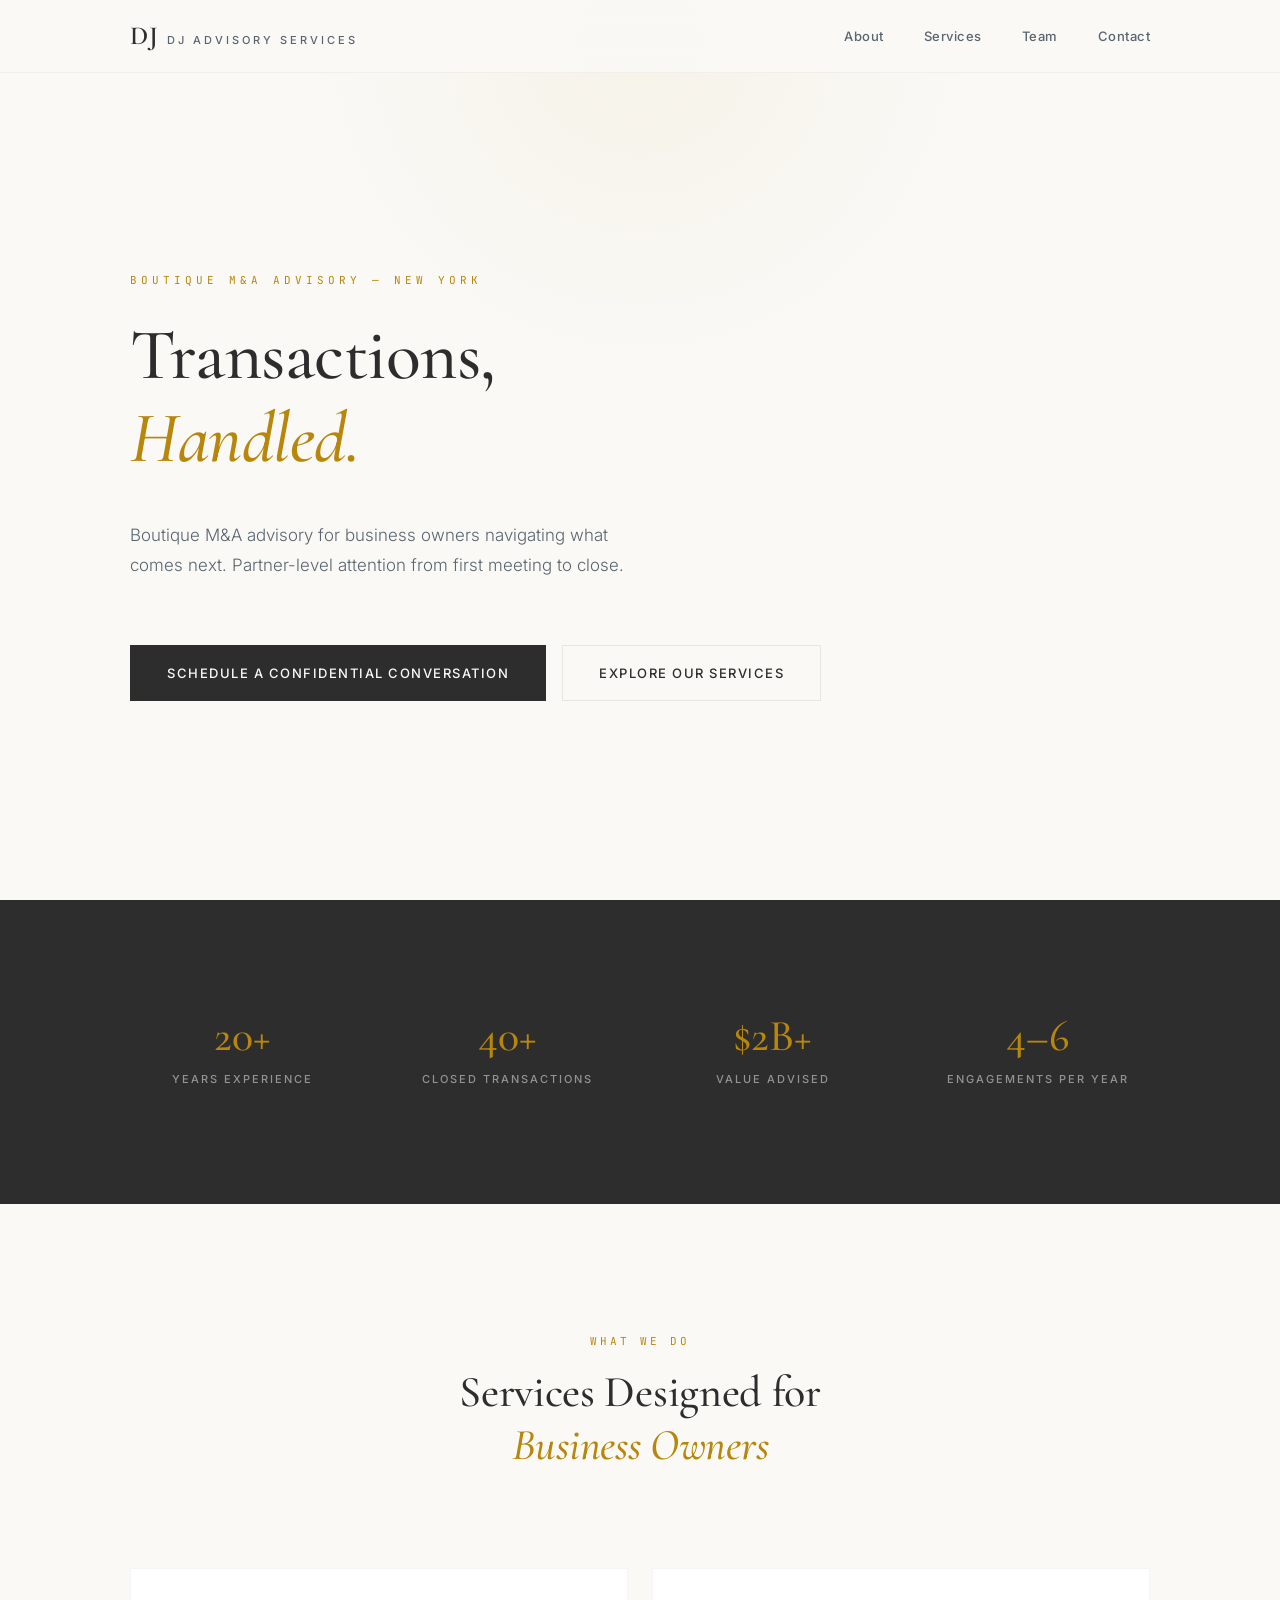
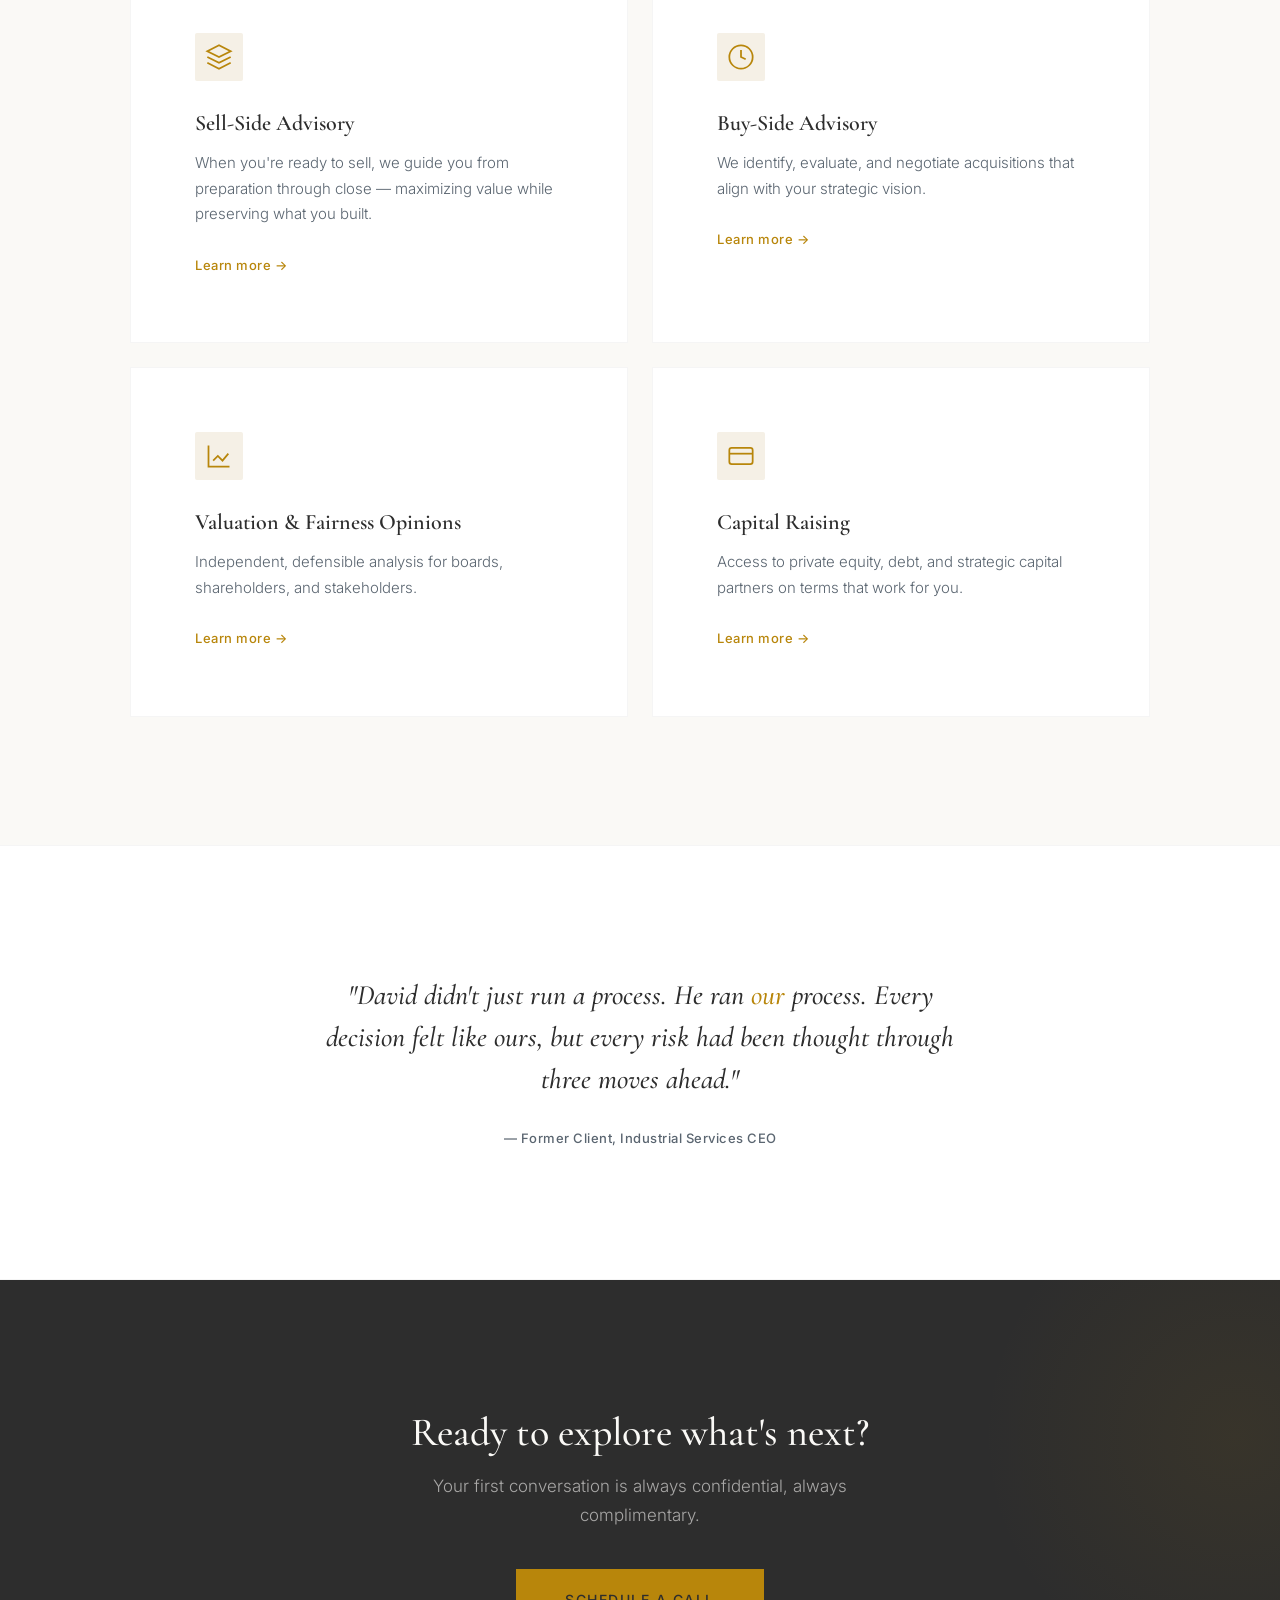
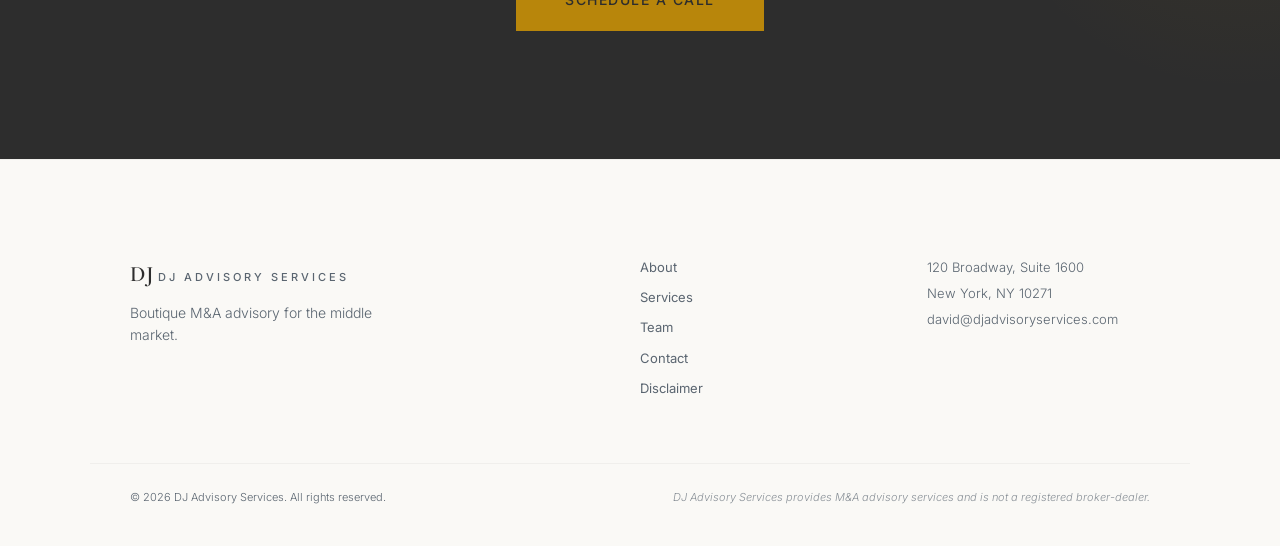
<file: index.html>
<!DOCTYPE html>
<html lang="en">
<head>
    <meta charset="UTF-8">
    <meta name="viewport" content="width=device-width, initial-scale=1.0">
    <title>DJ Advisory Services | Boutique M&A Advisory</title>
    <meta name="description" content="Boutique M&A advisory for business owners navigating what comes next. Partner-level attention from first meeting to close.">
    <link rel="canonical" href="https://djadvisoryservices.com/">
    <link rel="preconnect" href="https://fonts.googleapis.com">
    <link rel="preconnect" href="https://fonts.gstatic.com" crossorigin>
    <link href="https://fonts.googleapis.com/css2?family=Cormorant+Garamond:ital,wght@0,400;0,500;0,600;0,700;1,400;1,500&family=Inter:wght@300;400;500;600&family=JetBrains+Mono:wght@400;500&display=swap" rel="stylesheet">
    <link rel="stylesheet" href="/assets/styles.css">
    <script type="application/ld+json">
    {
        "@context": "https://schema.org",
        "@type": "ProfessionalService",
        "name": "DJ Advisory Services",
        "description": "Boutique M&A advisory for middle-market business owners",
        "url": "https://djadvisoryservices.com",
        
        "email": "david@djadvisoryservices.com",
        "address": {
            "@type": "PostalAddress",
            "streetAddress": "120 Broadway, Suite 1600",
            "addressLocality": "New York",
            "addressRegion": "NY",
            "postalCode": "10271",
            "addressCountry": "US"
        },
        "founder": { "@type": "Person", "name": "David James" }
    }
    </script>
</head>
<body>
    <header class="site-header">
        <div class="container header-inner">
            <a href="/" class="logo">
                <span class="logo-mark">DJ</span>
                <span class="logo-text">DJ Advisory Services</span>
            </a>
            <nav class="main-nav" id="mainNav">
                <a href="/about.html">About</a>
                <a href="/services.html">Services</a>
                <a href="/team.html">Team</a>
                <a href="/contact.html">Contact</a>
            </nav>
            <button class="nav-toggle" id="navToggle" aria-label="Toggle navigation">
                <span></span><span></span><span></span>
            </button>
        </div>
    </header>

    <main>
        <section class="hero">
            <div class="container">
                <p class="hero-label">Boutique M&A Advisory — New York</p>
                <h1 class="hero-title">Transactions,<br><em>Handled.</em></h1>
                <p class="hero-subtitle">Boutique M&A advisory for business owners navigating what comes next. Partner-level attention from first meeting to close.</p>
                <div class="hero-cta">
                    <a href="/contact.html" class="btn btn-primary">Schedule a Confidential Conversation</a>
                    <a href="/services.html" class="btn btn-ghost">Explore Our Services</a>
                </div>
            </div>
        </section>

        <section class="trust-bar">
            <div class="container trust-grid">
                <div class="trust-item">
                    <span class="trust-number">20+</span>
                    <span class="trust-label">Years Experience</span>
                </div>
                <div class="trust-item">
                    <span class="trust-number">40+</span>
                    <span class="trust-label">Closed Transactions</span>
                </div>
                <div class="trust-item">
                    <span class="trust-number">$2B+</span>
                    <span class="trust-label">Value Advised</span>
                </div>
                <div class="trust-item">
                    <span class="trust-number">4–6</span>
                    <span class="trust-label">Engagements Per Year</span>
                </div>
            </div>
        </section>

        <section class="section services-preview">
            <div class="container">
                <header class="section-header">
                    <p class="section-label">What We Do</p>
                    <h2 class="section-title">Services Designed for<br><em>Business Owners</em></h2>
                </header>
                <div class="services-grid">
                    <article class="service-card">
                        <div class="service-icon">
                            <svg width="28" height="28" viewBox="0 0 24 24" fill="none" stroke="currentColor" stroke-width="1.5"><path d="M12 2L2 7l10 5 10-5-10-5z"/><path d="M2 17l10 5 10-5"/><path d="M2 12l10 5 10-5"/></svg>
                        </div>
                        <h3>Sell-Side Advisory</h3>
                        <p>When you're ready to sell, we guide you from preparation through close — maximizing value while preserving what you built.</p>
                        <a href="/services.html#sell-side" class="link-arrow">Learn more →</a>
                    </article>
                    <article class="service-card">
                        <div class="service-icon">
                            <svg width="28" height="28" viewBox="0 0 24 24" fill="none" stroke="currentColor" stroke-width="1.5"><circle cx="12" cy="12" r="10"/><path d="M12 6v6l4 2"/></svg>
                        </div>
                        <h3>Buy-Side Advisory</h3>
                        <p>We identify, evaluate, and negotiate acquisitions that align with your strategic vision.</p>
                        <a href="/services.html#buy-side" class="link-arrow">Learn more →</a>
                    </article>
                    <article class="service-card">
                        <div class="service-icon">
                            <svg width="28" height="28" viewBox="0 0 24 24" fill="none" stroke="currentColor" stroke-width="1.5"><path d="M3 3v18h18"/><path d="M7 16l4-4 4 4 5-6"/></svg>
                        </div>
                        <h3>Valuation & Fairness Opinions</h3>
                        <p>Independent, defensible analysis for boards, shareholders, and stakeholders.</p>
                        <a href="/services.html#valuation" class="link-arrow">Learn more →</a>
                    </article>
                    <article class="service-card">
                        <div class="service-icon">
                            <svg width="28" height="28" viewBox="0 0 24 24" fill="none" stroke="currentColor" stroke-width="1.5"><rect x="2" y="5" width="20" height="14" rx="2"/><path d="M2 10h20"/></svg>
                        </div>
                        <h3>Capital Raising</h3>
                        <p>Access to private equity, debt, and strategic capital partners on terms that work for you.</p>
                        <a href="/services.html#capital" class="link-arrow">Learn more →</a>
                    </article>
                </div>
            </div>
        </section>

        <section class="section testimonial-section">
            <div class="container testimonial-inner">
                <blockquote>"David didn't just run a process. He ran <em>our</em> process. Every decision felt like ours, but every risk had been thought through three moves ahead."</blockquote>
                <cite>— Former Client, Industrial Services CEO</cite>
            </div>
        </section>

        <section class="section cta-section">
            <div class="container cta-inner">
                <h2>Ready to explore what's next?</h2>
                <p>Your first conversation is always confidential, always complimentary.</p>
                <a href="/contact.html" class="btn btn-primary btn-large">Schedule a Call</a>
            </div>
        </section>
    </main>

    <footer class="site-footer">
        <div class="container footer-inner">
            <div class="footer-brand">
                <span class="logo-mark">DJ</span>
                <span class="logo-text">DJ Advisory Services</span>
                <p>Boutique M&A advisory for the middle market.</p>
            </div>
            <div class="footer-links">
                <a href="/about.html">About</a>
                <a href="/services.html">Services</a>
                <a href="/team.html">Team</a>
                <a href="/contact.html">Contact</a>
                <a href="/legal.html">Disclaimer</a>
            </div>
            <div class="footer-contact">
                <p>120 Broadway, Suite 1600</p>
                <p>New York, NY 10271</p>
                <p>david@djadvisoryservices.com</p>
                <p></p>
            </div>
        </div>
        <div class="container footer-legal">
            <p>© 2026 DJ Advisory Services. All rights reserved.</p>
            <p class="disclaimer">DJ Advisory Services provides M&A advisory services and is not a registered broker-dealer.</p>
        </div>
    </footer>

    <script src="/assets/main.js"></script>
</body>
</html>
</file>
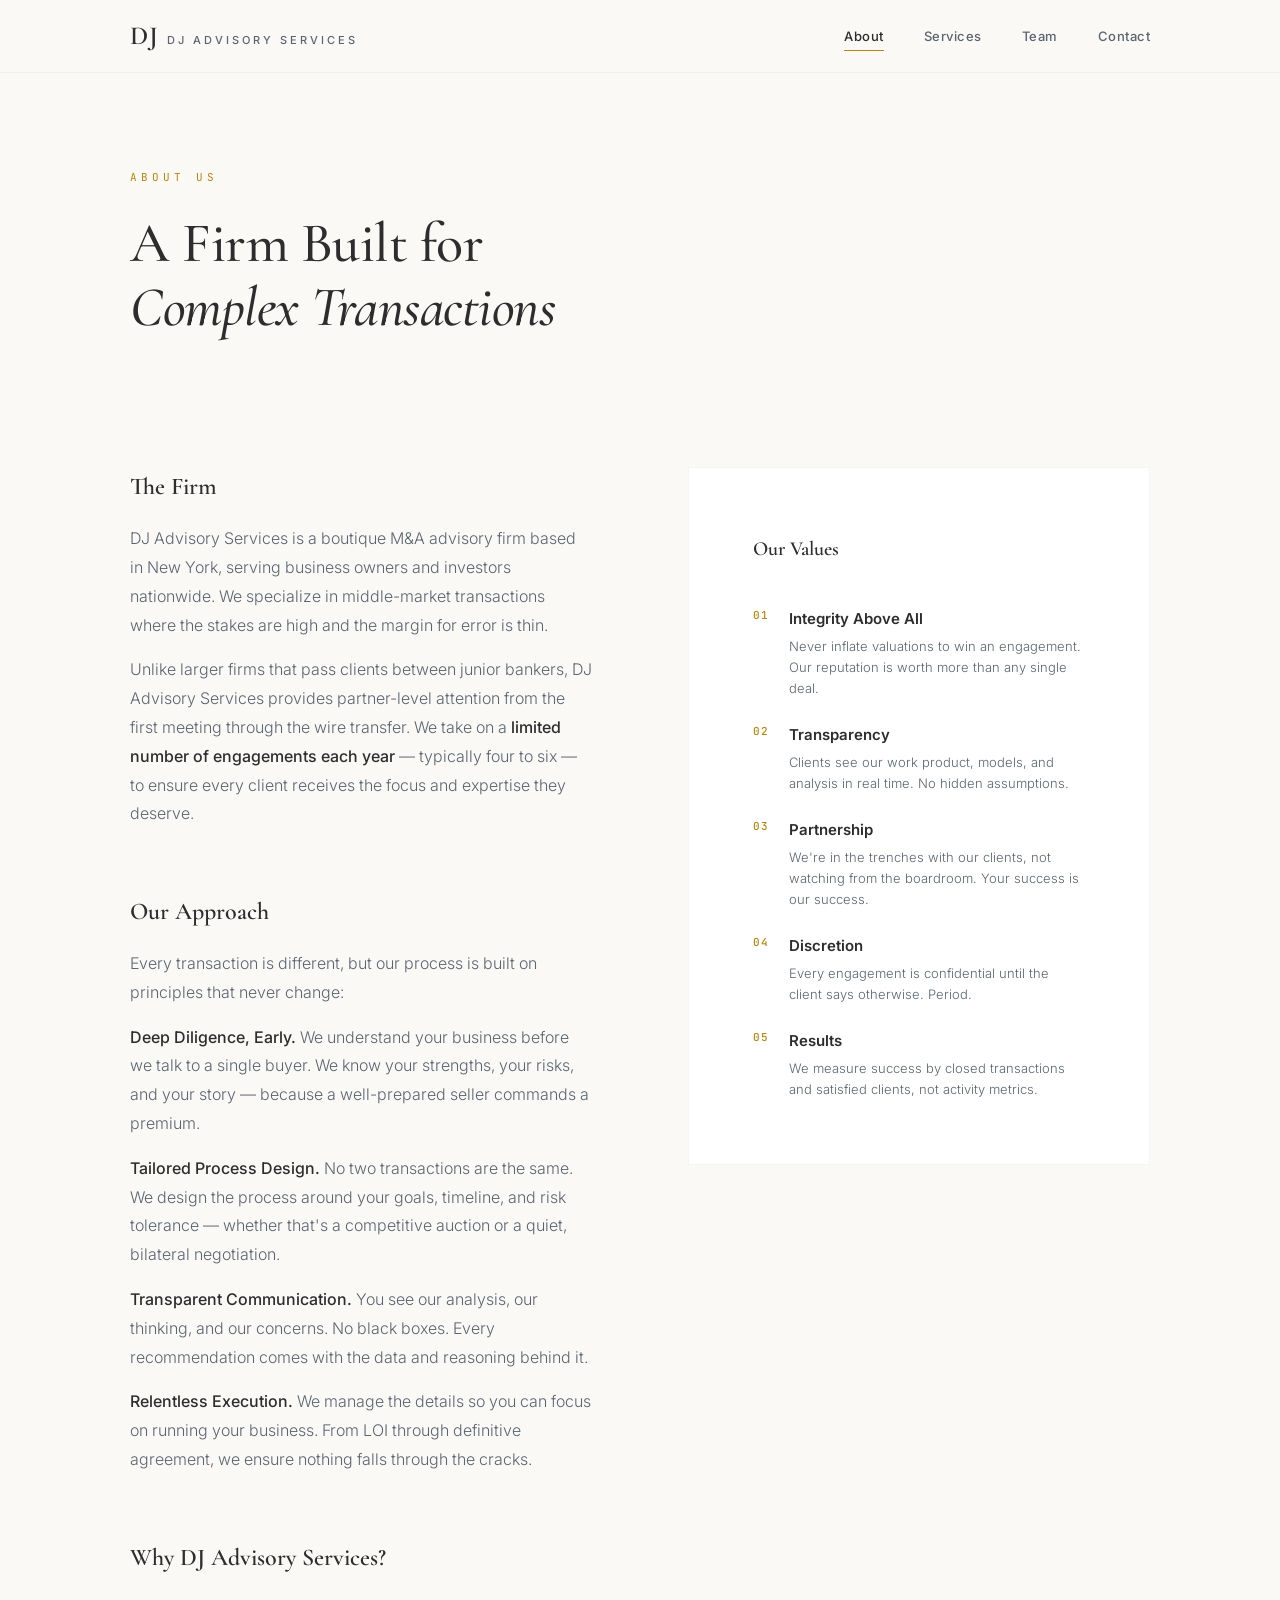
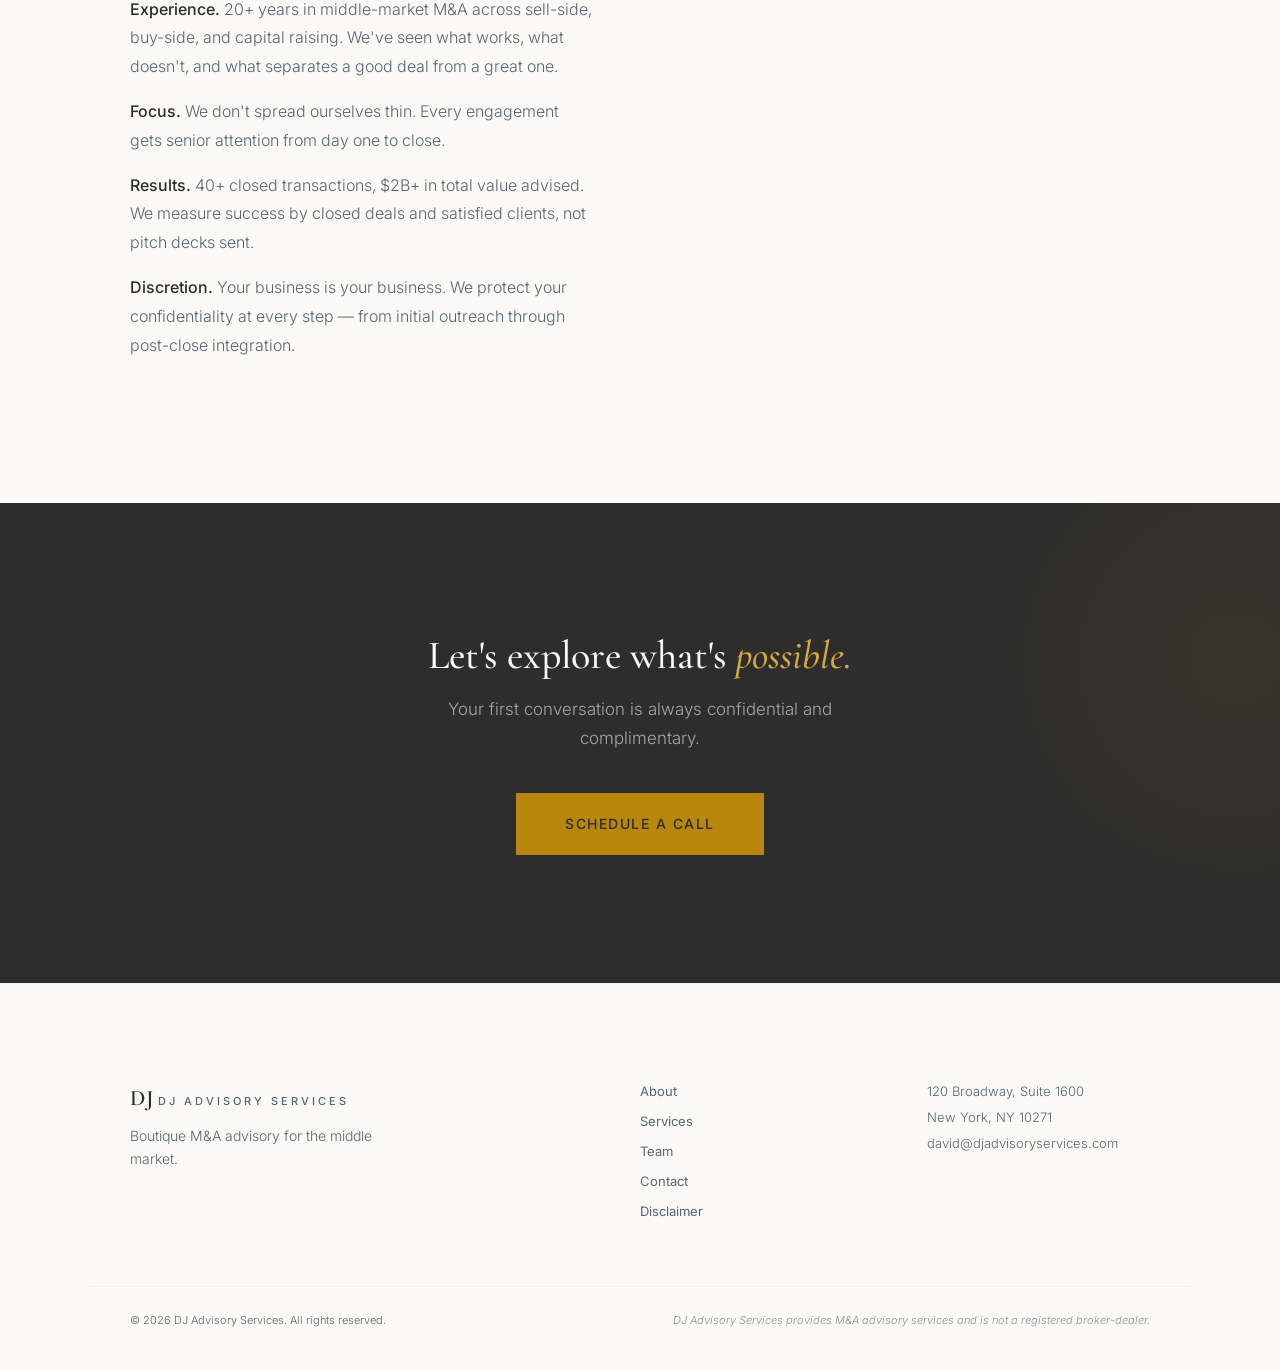
<file: about.html>
<!DOCTYPE html>
<html lang="en">
<head>
    <meta charset="UTF-8">
    <meta name="viewport" content="width=device-width, initial-scale=1.0">
    <title>About | DJ Advisory Services</title>
    <meta name="description" content="Learn about DJ Advisory Services, a boutique M&A advisory firm in New York. Partner-level attention for middle-market transactions.">
    <link rel="canonical" href="https://djadvisoryservices.com/about.html">
    <link rel="preconnect" href="https://fonts.googleapis.com">
    <link rel="preconnect" href="https://fonts.gstatic.com" crossorigin>
    <link href="https://fonts.googleapis.com/css2?family=Cormorant+Garamond:ital,wght@0,400;0,500;0,600;0,700;1,400;1,500&family=Inter:wght@300;400;500;600&family=JetBrains+Mono:wght@400;500&display=swap" rel="stylesheet">
    <link rel="stylesheet" href="/assets/styles.css">
</head>
<body>
    <header class="site-header">
        <div class="container header-inner">
            <a href="/" class="logo">
                <span class="logo-mark">DJ</span>
                <span class="logo-text">DJ Advisory Services</span>
            </a>
            <nav class="main-nav" id="mainNav">
                <a href="/about.html" class="active">About</a>
                <a href="/services.html">Services</a>
                <a href="/team.html">Team</a>
                <a href="/contact.html">Contact</a>
            </nav>
            <button class="nav-toggle" id="navToggle" aria-label="Toggle navigation">
                <span></span><span></span><span></span>
            </button>
        </div>
    </header>

    <main>
        <section class="page-hero">
            <div class="container">
                <p class="hero-label">About Us</p>
                <h1>A Firm Built for<br><em>Complex Transactions</em></h1>
            </div>
        </section>

        <section class="page-content">
            <div class="container about-grid-2">
                <div class="about-text">
                    <h2>The Firm</h2>
                    <p>DJ Advisory Services is a boutique M&A advisory firm based in New York, serving business owners and investors nationwide. We specialize in middle-market transactions where the stakes are high and the margin for error is thin.</p>
                    <p>Unlike larger firms that pass clients between junior bankers, DJ Advisory Services provides partner-level attention from the first meeting through the wire transfer. We take on a <strong>limited number of engagements each year</strong> — typically four to six — to ensure every client receives the focus and expertise they deserve.</p>

                    <h2>Our Approach</h2>
                    <p>Every transaction is different, but our process is built on principles that never change:</p>
                    <p><strong>Deep Diligence, Early.</strong> We understand your business before we talk to a single buyer. We know your strengths, your risks, and your story — because a well-prepared seller commands a premium.</p>
                    <p><strong>Tailored Process Design.</strong> No two transactions are the same. We design the process around your goals, timeline, and risk tolerance — whether that's a competitive auction or a quiet, bilateral negotiation.</p>
                    <p><strong>Transparent Communication.</strong> You see our analysis, our thinking, and our concerns. No black boxes. Every recommendation comes with the data and reasoning behind it.</p>
                    <p><strong>Relentless Execution.</strong> We manage the details so you can focus on running your business. From LOI through definitive agreement, we ensure nothing falls through the cracks.</p>

                    <h2>Why DJ Advisory Services?</h2>
                    <p><strong>Experience.</strong> 20+ years in middle-market M&A across sell-side, buy-side, and capital raising. We've seen what works, what doesn't, and what separates a good deal from a great one.</p>
                    <p><strong>Focus.</strong> We don't spread ourselves thin. Every engagement gets senior attention from day one to close.</p>
                    <p><strong>Results.</strong> 40+ closed transactions, $2B+ in total value advised. We measure success by closed deals and satisfied clients, not pitch decks sent.</p>
                    <p><strong>Discretion.</strong> Your business is your business. We protect your confidentiality at every step — from initial outreach through post-close integration.</p>
                </div>

                <aside class="about-values">
                    <h3>Our Values</h3>
                    <div class="value-item">
                        <span class="value-number">01</span>
                        <div>
                            <h4>Integrity Above All</h4>
                            <p>Never inflate valuations to win an engagement. Our reputation is worth more than any single deal.</p>
                        </div>
                    </div>
                    <div class="value-item">
                        <span class="value-number">02</span>
                        <div>
                            <h4>Transparency</h4>
                            <p>Clients see our work product, models, and analysis in real time. No hidden assumptions.</p>
                        </div>
                    </div>
                    <div class="value-item">
                        <span class="value-number">03</span>
                        <div>
                            <h4>Partnership</h4>
                            <p>We're in the trenches with our clients, not watching from the boardroom. Your success is our success.</p>
                        </div>
                    </div>
                    <div class="value-item">
                        <span class="value-number">04</span>
                        <div>
                            <h4>Discretion</h4>
                            <p>Every engagement is confidential until the client says otherwise. Period.</p>
                        </div>
                    </div>
                    <div class="value-item">
                        <span class="value-number">05</span>
                        <div>
                            <h4>Results</h4>
                            <p>We measure success by closed transactions and satisfied clients, not activity metrics.</p>
                        </div>
                    </div>
                </aside>
            </div>
        </section>

        <section class="section cta-section">
            <div class="container">
                <h2>Let's explore what's <em>possible.</em></h2>
                <p>Your first conversation is always confidential and complimentary.</p>
                <a href="/contact.html" class="btn btn-primary btn-large">Schedule a Call</a>
            </div>
        </section>
    </main>

    <footer class="site-footer">
        <div class="container footer-inner">
            <div class="footer-brand">
                <span class="logo-mark">DJ</span>
                <span class="logo-text">DJ Advisory Services</span>
                <p>Boutique M&A advisory for the middle market.</p>
            </div>
            <div class="footer-links">
                <a href="/about.html">About</a>
                <a href="/services.html">Services</a>
                <a href="/team.html">Team</a>
                <a href="/contact.html">Contact</a>
                <a href="/legal.html">Disclaimer</a>
            </div>
            <div class="footer-contact">
                <p>120 Broadway, Suite 1600</p>
                <p>New York, NY 10271</p>
                <p>david@djadvisoryservices.com</p>
                <p></p>
            </div>
        </div>
        <div class="container footer-legal">
            <p>&copy; 2026 DJ Advisory Services. All rights reserved.</p>
            <p class="disclaimer">DJ Advisory Services provides M&A advisory services and is not a registered broker-dealer.</p>
        </div>
    </footer>

    <script src="/assets/main.js"></script>
</body>
</html>
</file>
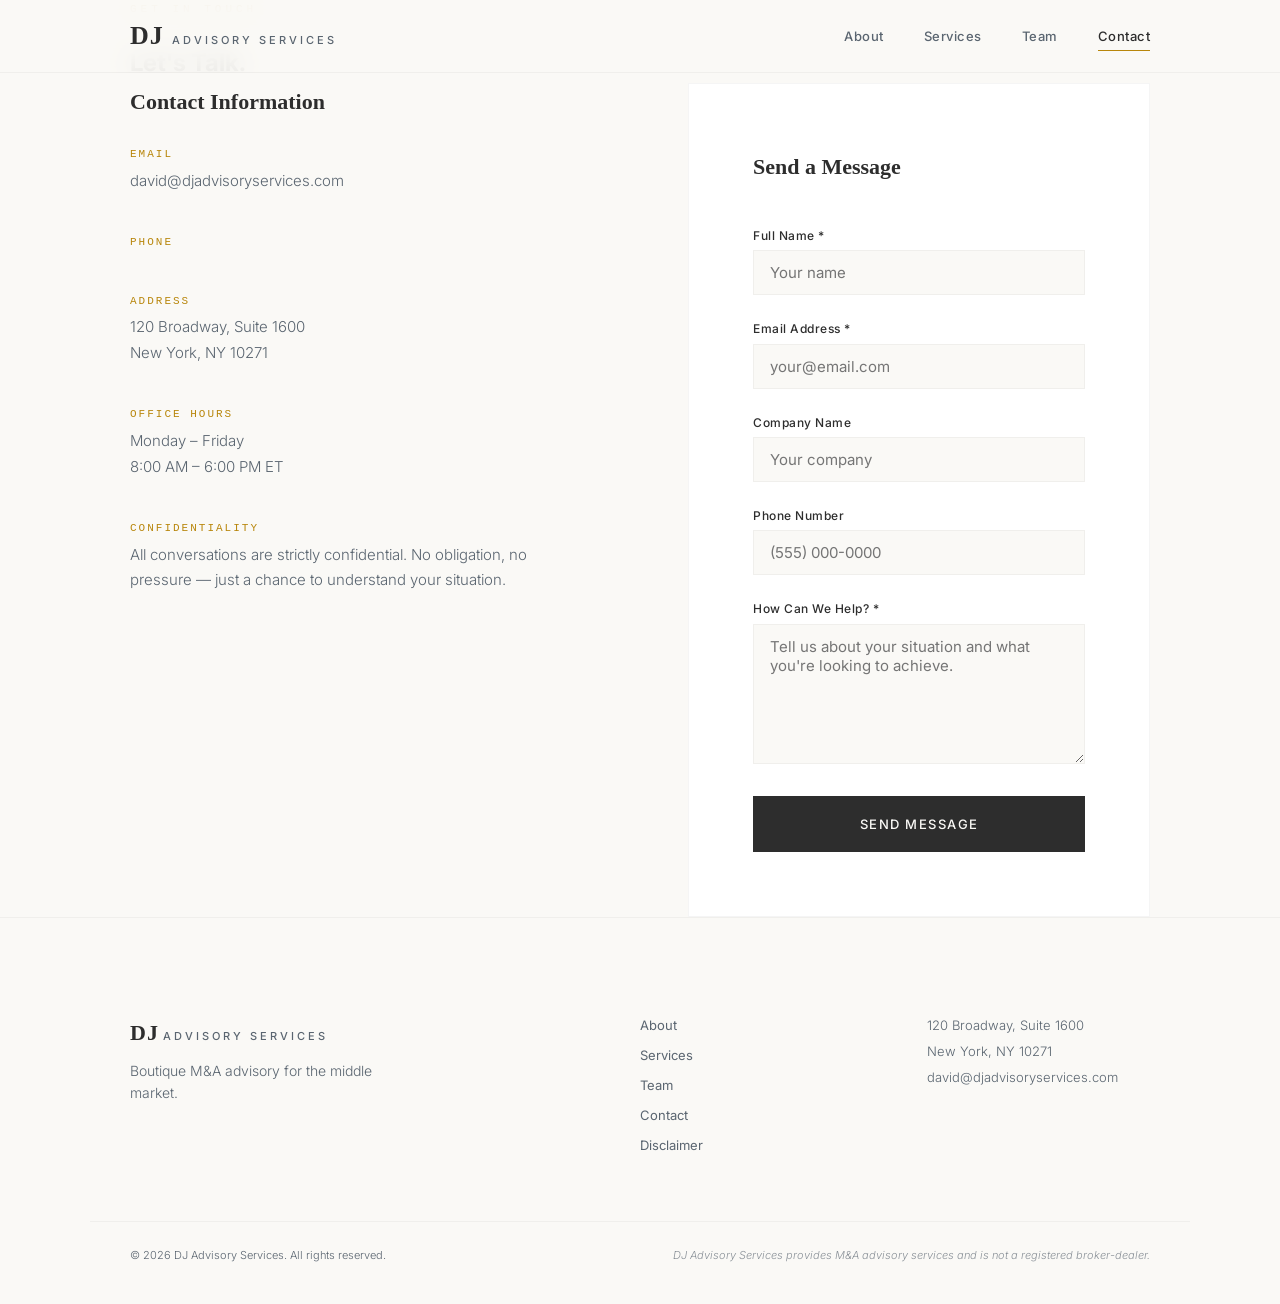
<file: contact.html>
<!DOCTYPE html>
<html lang="en">
<head>
    <meta charset="UTF-8">
    <meta name="viewport" content="width=device-width, initial-scale=1.0">
    <title>Contact | DJ Advisory Services</title>
    <meta name="description" content="Contact DJ Advisory Services for a confidential, complimentary consultation. Email, phone, or fill out our contact form.">
    <link rel="canonical" href="https://djadvisoryservices.com/contact.html">
    <link rel="preconnect" href="https://fonts.googleapis.com">
    <link rel="preconnect" href="https://fonts.gstatic.com" crossorigin>
    <link href="https://fonts.googleapis.com/css2?family=Playfair+Display:wght@400;500;600;700&family=Inter:wght@300;400;500;600;700&family=IBM+Plex+Mono:wght@400;500&display=swap" rel="stylesheet">
    <link rel="stylesheet" href="/assets/styles.css">
</head>
<body>
    <header class="site-header">
        <div class="container header-inner">
            <a href="/" class="logo">
                <span class="logo-mark">DJ</span>
                <span class="logo-text">Advisory Services</span>
            </a>
            <nav class="main-nav" id="mainNav">
                <a href="/about.html">About</a>
                <a href="/services.html">Services</a>
                <a href="/team.html">Team</a>
                <a href="/contact.html" class="active">Contact</a>
            </nav>
            <button class="nav-toggle" id="navToggle" aria-label="Toggle navigation">
                <span></span><span></span><span></span>
            </button>
        </div>
    </header>

    <main>
        <section class="contact-hero">
            <div class="container">
                <p class="hero-label">Get in Touch</p>
                <h1>Let's Talk.</h1>
            </div>
        </section>

        <section class="contact-content">
            <div class="container contact-grid">
                <div class="contact-info">
                    <h2>Contact Information</h2>
                    <div class="contact-info-item">
                        <h3>Email</h3>
                        <p><a href="mailto:david@djadvisoryservices.com">david@djadvisoryservices.com</a></p>
                    </div>
                    <div class="contact-info-item">
                        <h3>Phone</h3>
                        <p></p>
                    </div>
                    <div class="contact-info-item">
                        <h3>Address</h3>
                        <p>120 Broadway, Suite 1600<br>New York, NY 10271</p>
                    </div>
                    <div class="contact-info-item">
                        <h3>Office Hours</h3>
                        <p>Monday – Friday<br>8:00 AM – 6:00 PM ET</p>
                    </div>
                    <div class="contact-info-item">
                        <h3>Confidentiality</h3>
                        <p>All conversations are strictly confidential. No obligation, no pressure — just a chance to understand your situation.</p>
                    </div>
                </div>

                <div class="contact-form-wrapper">
                    <form class="contact-form" id="contactForm" data-netlify="true" name="contact">
                        <h2>Send a Message</h2>
                        <div class="form-group">
                            <label for="name">Full Name *</label>
                            <input type="text" id="name" name="name" required placeholder="Your name">
                        </div>
                        <div class="form-group">
                            <label for="email">Email Address *</label>
                            <input type="email" id="email" name="email" required placeholder="your@email.com">
                        </div>
                        <div class="form-group">
                            <label for="company">Company Name</label>
                            <input type="text" id="company" name="company" placeholder="Your company">
                        </div>
                        <div class="form-group">
                            <label for="phone">Phone Number</label>
                            <input type="tel" id="phone" name="phone" placeholder="(555) 000-0000">
                        </div>
                        <div class="form-group">
                            <label for="message">How Can We Help? *</label>
                            <textarea id="message" name="message" required placeholder="Tell us about your situation and what you're looking to achieve."></textarea>
                        </div>
                        <button type="submit" class="btn btn-primary form-submit">Send Message</button>
                    </form>
                </div>
            </div>
        </section>
    </main>

    <footer class="site-footer">
        <div class="container footer-inner">
            <div class="footer-brand">
                <span class="logo-mark">DJ</span>
                <span class="logo-text">Advisory Services</span>
                <p>Boutique M&A advisory for the middle market.</p>
            </div>
            <div class="footer-links">
                <a href="/about.html">About</a>
                <a href="/services.html">Services</a>
                <a href="/team.html">Team</a>
                <a href="/contact.html">Contact</a>
                <a href="/legal.html">Disclaimer</a>
            </div>
            <div class="footer-contact">
                <p>120 Broadway, Suite 1600</p>
                <p>New York, NY 10271</p>
                <p>david@djadvisoryservices.com</p>
                <p></p>
            </div>
        </div>
        <div class="container footer-legal">
            <p>© 2026 DJ Advisory Services. All rights reserved.</p>
            <p class="disclaimer">DJ Advisory Services provides M&A advisory services and is not a registered broker-dealer.</p>
        </div>
    </footer>

    <script src="assets/main.js"></script>
</body>
</html>
</file>
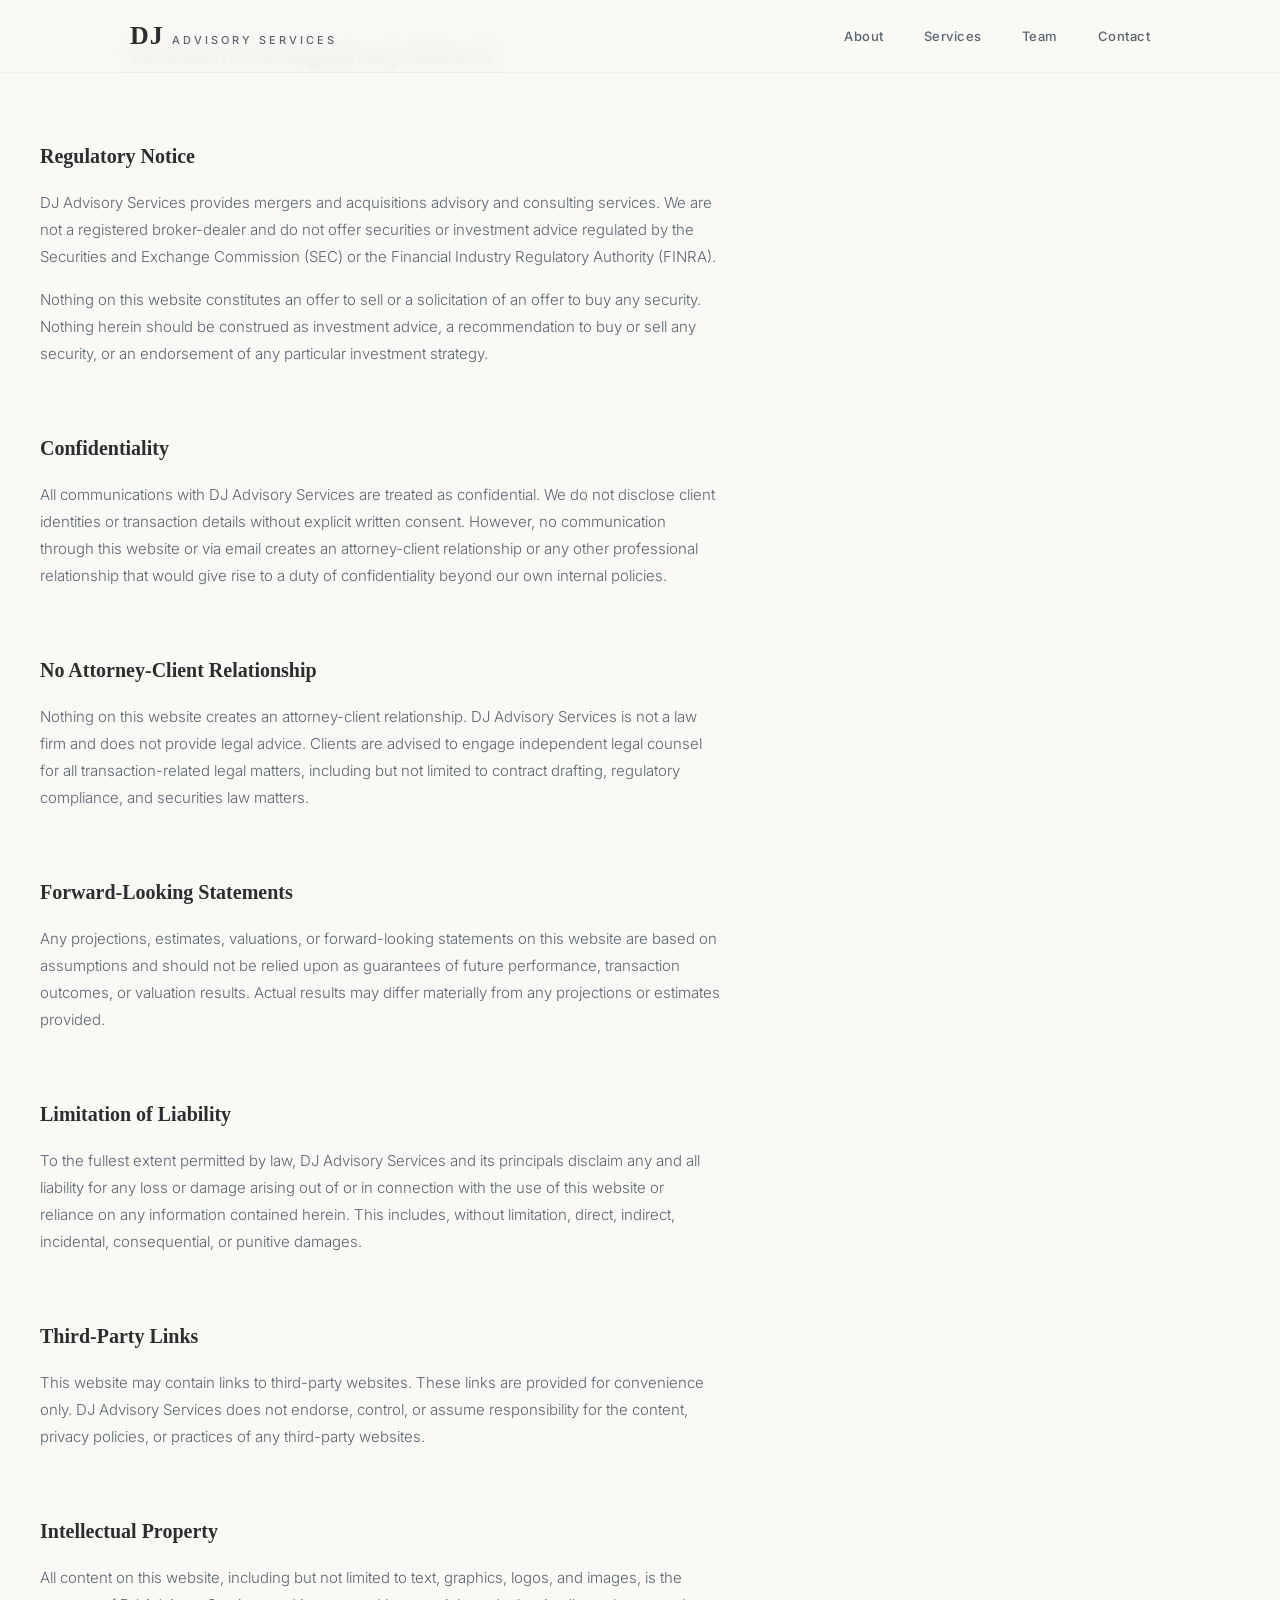
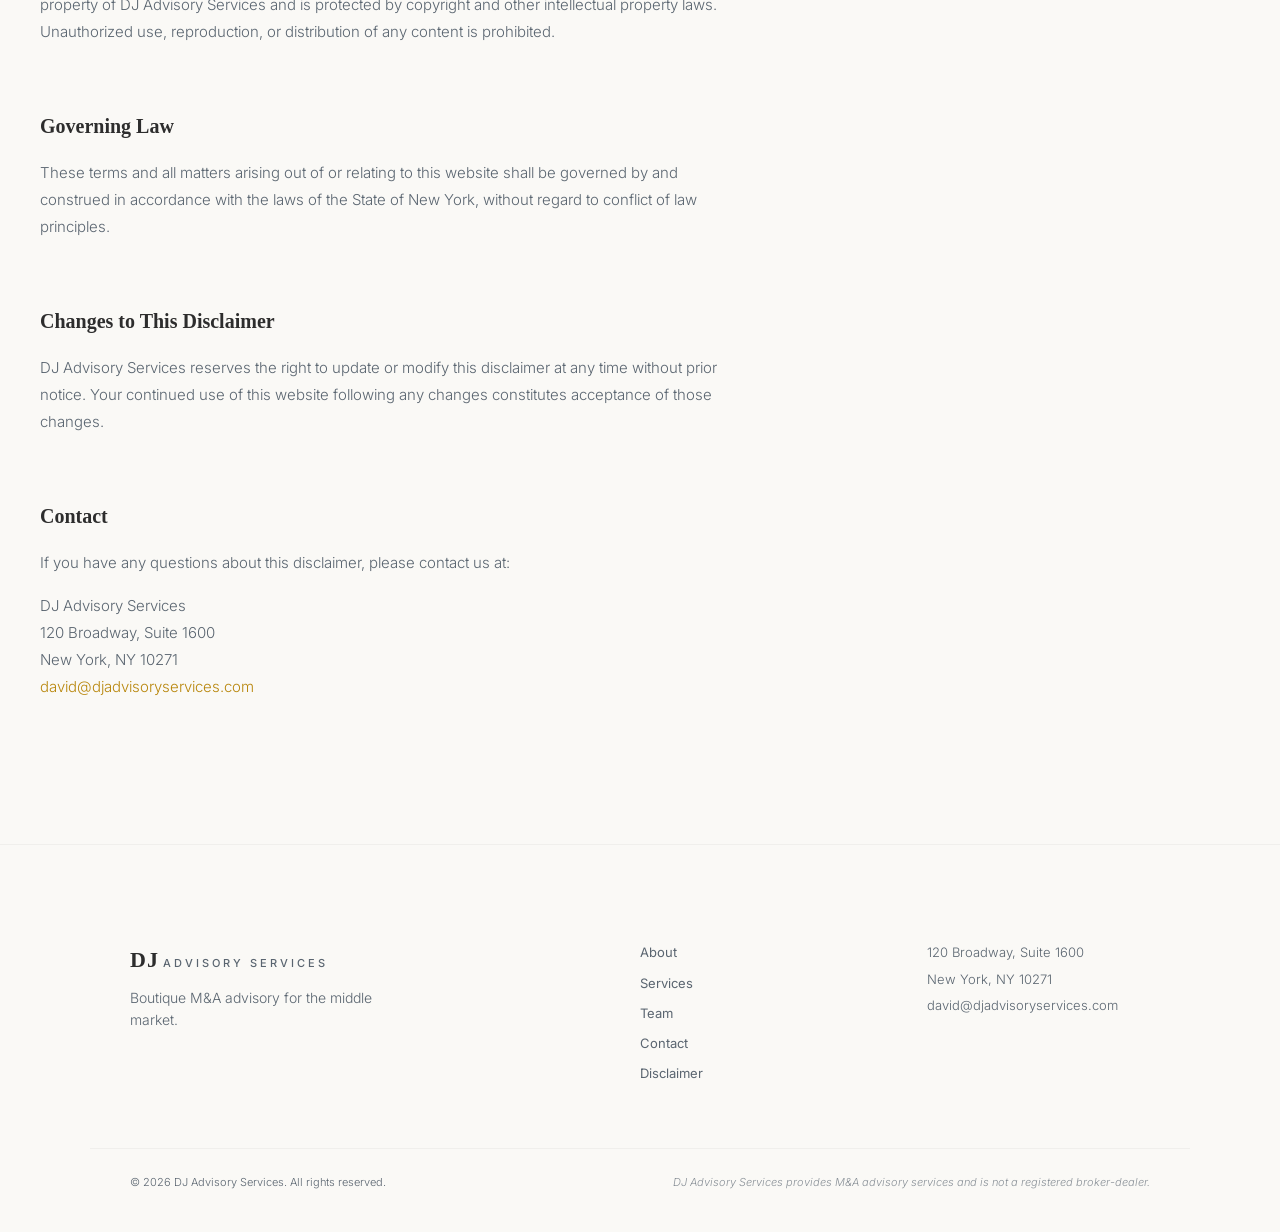
<file: legal.html>
<!DOCTYPE html>
<html lang="en">
<head>
    <meta charset="UTF-8">
    <meta name="viewport" content="width=device-width, initial-scale=1.0">
    <title>Legal Disclaimer | DJ Advisory Services</title>
    <meta name="description" content="Legal disclaimers and regulatory notices for DJ Advisory Services.">
    <link rel="canonical" href="https://djadvisoryservices.com/legal.html">
    <link rel="preconnect" href="https://fonts.googleapis.com">
    <link rel="preconnect" href="https://fonts.gstatic.com" crossorigin>
    <link href="https://fonts.googleapis.com/css2?family=Playfair+Display:wght@400;500;600;700&family=Inter:wght@300;400;500;600;700&family=IBM+Plex+Mono:wght@400;500&display=swap" rel="stylesheet">
    <link rel="stylesheet" href="/assets/styles.css">
</head>
<body>
    <header class="site-header">
        <div class="container header-inner">
            <a href="/" class="logo">
                <span class="logo-mark">DJ</span>
                <span class="logo-text">Advisory Services</span>
            </a>
            <nav class="main-nav" id="mainNav">
                <a href="/about.html">About</a>
                <a href="/services.html">Services</a>
                <a href="/team.html">Team</a>
                <a href="/contact.html">Contact</a>
            </nav>
            <button class="nav-toggle" id="navToggle" aria-label="Toggle navigation">
                <span></span><span></span><span></span>
            </button>
        </div>
    </header>

    <main>
        <section class="legal-hero">
            <div class="container">
                <p class="section-label">Legal</p>
                <h1>Disclaimer &amp; Regulatory Notices</h1>
            </div>
        </section>

        <section class="legal-content">
            <div class="container">
                <h2>Regulatory Notice</h2>
                <p>DJ Advisory Services provides mergers and acquisitions advisory and consulting services. We are not a registered broker-dealer and do not offer securities or investment advice regulated by the Securities and Exchange Commission (SEC) or the Financial Industry Regulatory Authority (FINRA).</p>
                <p>Nothing on this website constitutes an offer to sell or a solicitation of an offer to buy any security. Nothing herein should be construed as investment advice, a recommendation to buy or sell any security, or an endorsement of any particular investment strategy.</p>

                <h2>Confidentiality</h2>
                <p>All communications with DJ Advisory Services are treated as confidential. We do not disclose client identities or transaction details without explicit written consent. However, no communication through this website or via email creates an attorney-client relationship or any other professional relationship that would give rise to a duty of confidentiality beyond our own internal policies.</p>

                <h2>No Attorney-Client Relationship</h2>
                <p>Nothing on this website creates an attorney-client relationship. DJ Advisory Services is not a law firm and does not provide legal advice. Clients are advised to engage independent legal counsel for all transaction-related legal matters, including but not limited to contract drafting, regulatory compliance, and securities law matters.</p>

                <h2>Forward-Looking Statements</h2>
                <p>Any projections, estimates, valuations, or forward-looking statements on this website are based on assumptions and should not be relied upon as guarantees of future performance, transaction outcomes, or valuation results. Actual results may differ materially from any projections or estimates provided.</p>

                <h2>Limitation of Liability</h2>
                <p>To the fullest extent permitted by law, DJ Advisory Services and its principals disclaim any and all liability for any loss or damage arising out of or in connection with the use of this website or reliance on any information contained herein. This includes, without limitation, direct, indirect, incidental, consequential, or punitive damages.</p>

                <h2>Third-Party Links</h2>
                <p>This website may contain links to third-party websites. These links are provided for convenience only. DJ Advisory Services does not endorse, control, or assume responsibility for the content, privacy policies, or practices of any third-party websites.</p>

                <h2>Intellectual Property</h2>
                <p>All content on this website, including but not limited to text, graphics, logos, and images, is the property of DJ Advisory Services and is protected by copyright and other intellectual property laws. Unauthorized use, reproduction, or distribution of any content is prohibited.</p>

                <h2>Governing Law</h2>
                <p>These terms and all matters arising out of or relating to this website shall be governed by and construed in accordance with the laws of the State of New York, without regard to conflict of law principles.</p>

                <h2>Changes to This Disclaimer</h2>
                <p>DJ Advisory Services reserves the right to update or modify this disclaimer at any time without prior notice. Your continued use of this website following any changes constitutes acceptance of those changes.</p>

                <h2>Contact</h2>
                <p>If you have any questions about this disclaimer, please contact us at:</p>
                <p>DJ Advisory Services<br>120 Broadway, Suite 1600<br>New York, NY 10271<br><a href="mailto:david@djadvisoryservices.com">david@djadvisoryservices.com</a></p>
            </div>
        </section>
    </main>

    <footer class="site-footer">
        <div class="container footer-inner">
            <div class="footer-brand">
                <span class="logo-mark">DJ</span>
                <span class="logo-text">Advisory Services</span>
                <p>Boutique M&amp;A advisory for the middle market.</p>
            </div>
            <div class="footer-links">
                <a href="/about.html">About</a>
                <a href="/services.html">Services</a>
                <a href="/team.html">Team</a>
                <a href="/contact.html">Contact</a>
                <a href="/legal.html">Disclaimer</a>
            </div>
            <div class="footer-contact">
                <p>120 Broadway, Suite 1600</p>
                <p>New York, NY 10271</p>
                <p>david@djadvisoryservices.com</p>
                <p></p>
            </div>
        </div>
        <div class="container footer-legal">
            <p>© 2026 DJ Advisory Services. All rights reserved.</p>
            <p class="disclaimer">DJ Advisory Services provides M&amp;A advisory services and is not a registered broker-dealer.</p>
        </div>
    </footer>

    <script src="assets/main.js"></script>
</body>
</html>
</file>
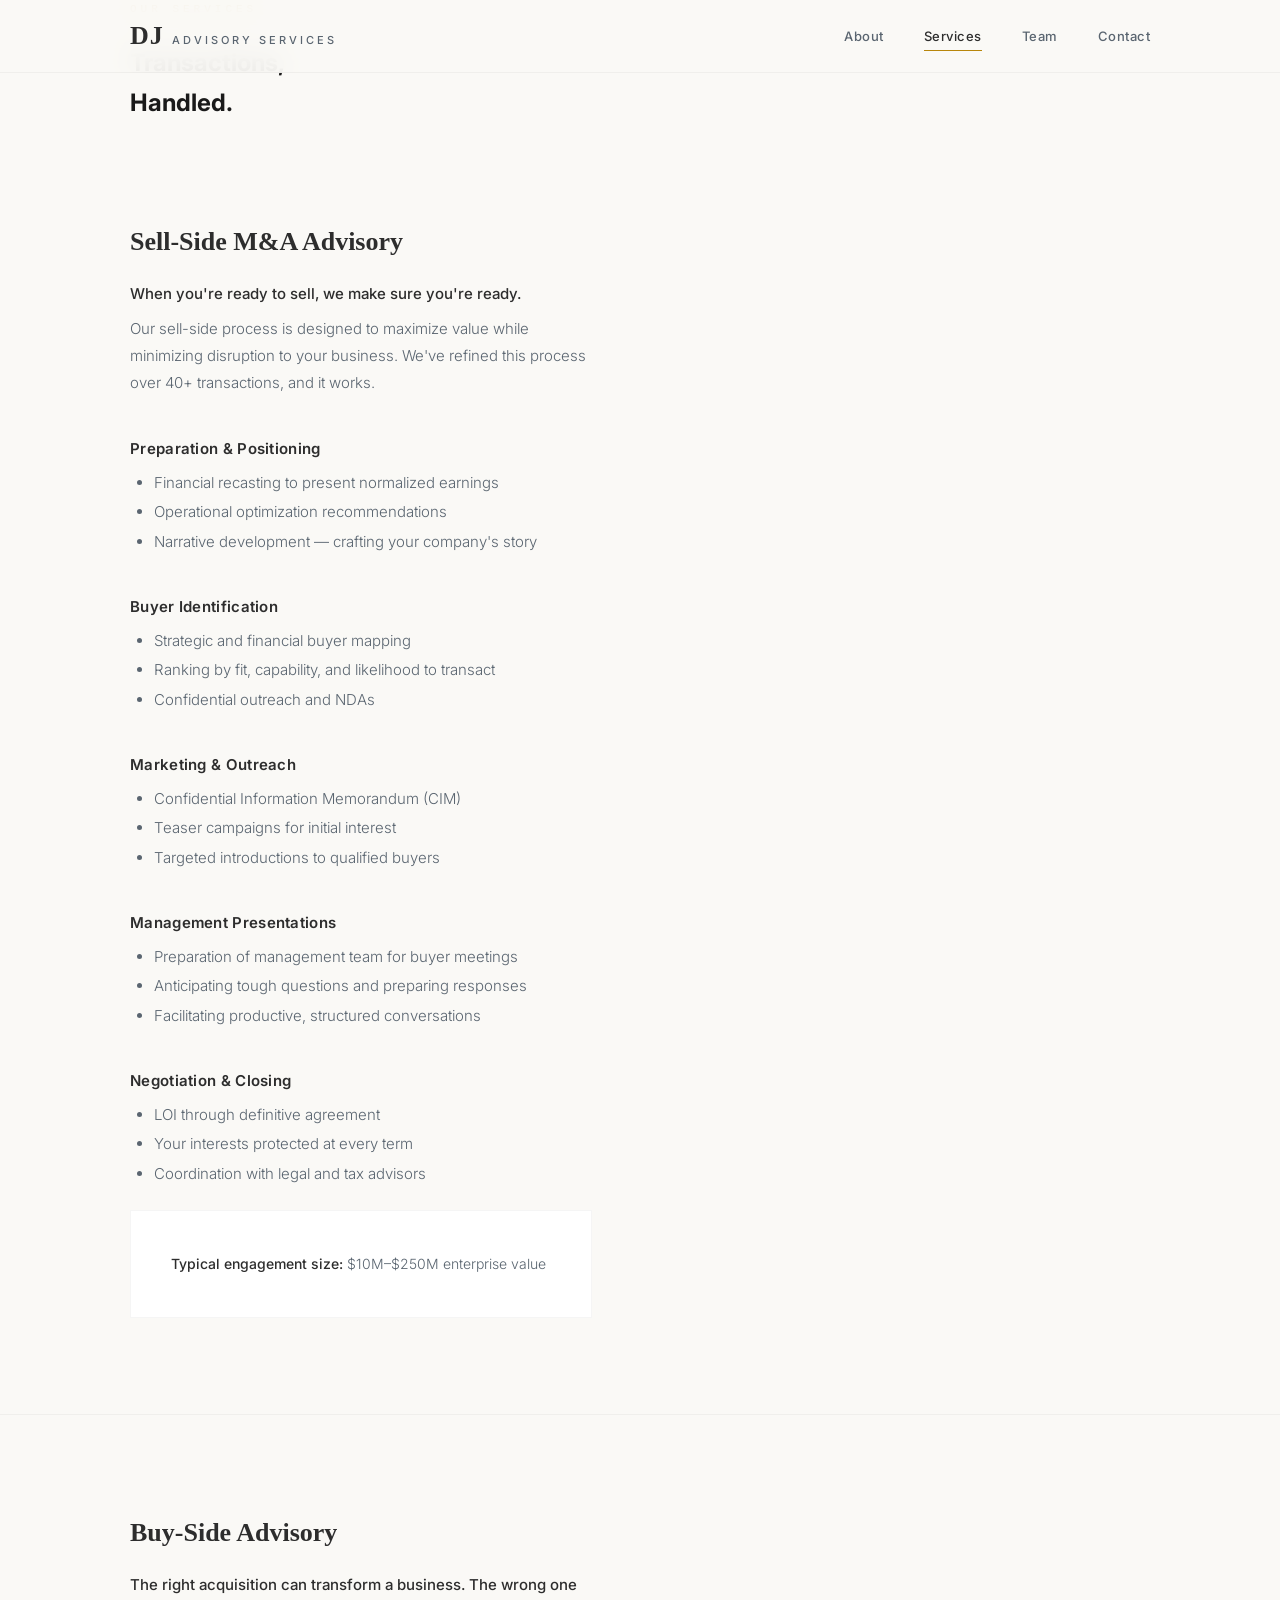
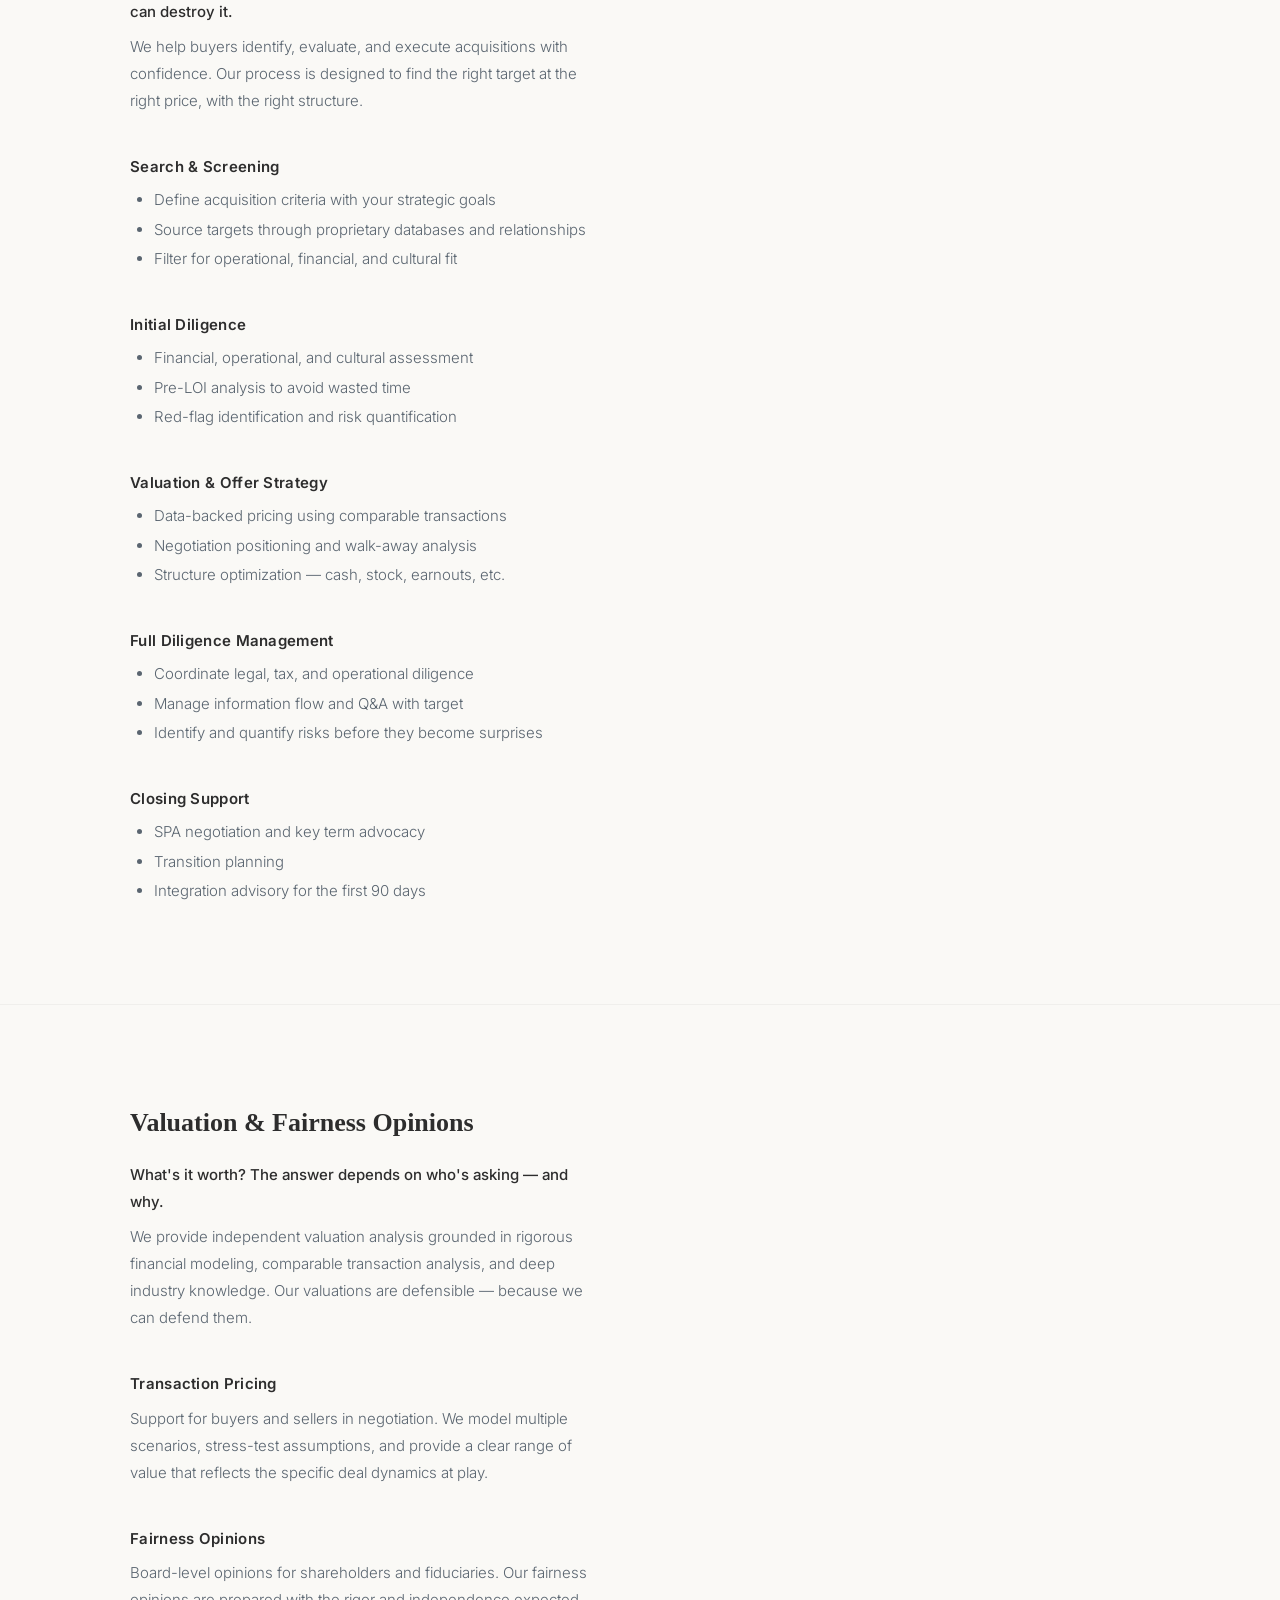
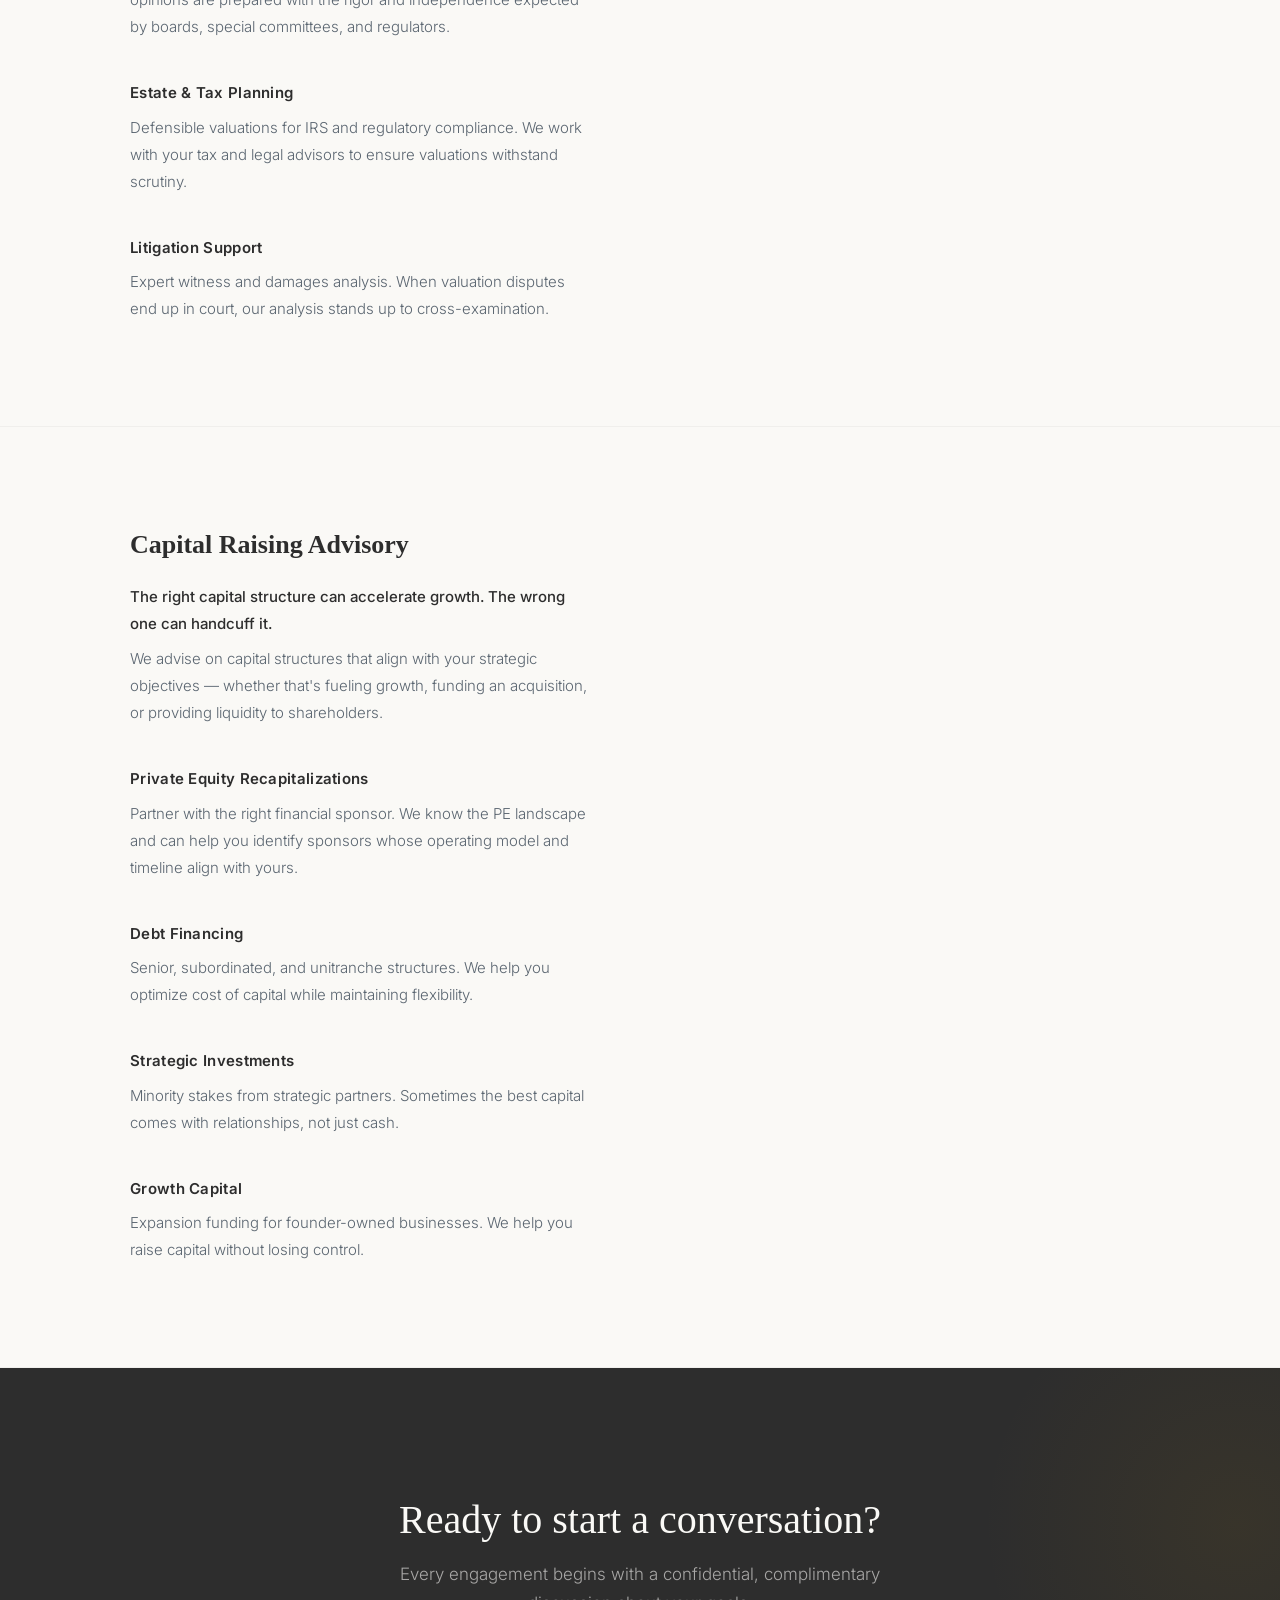
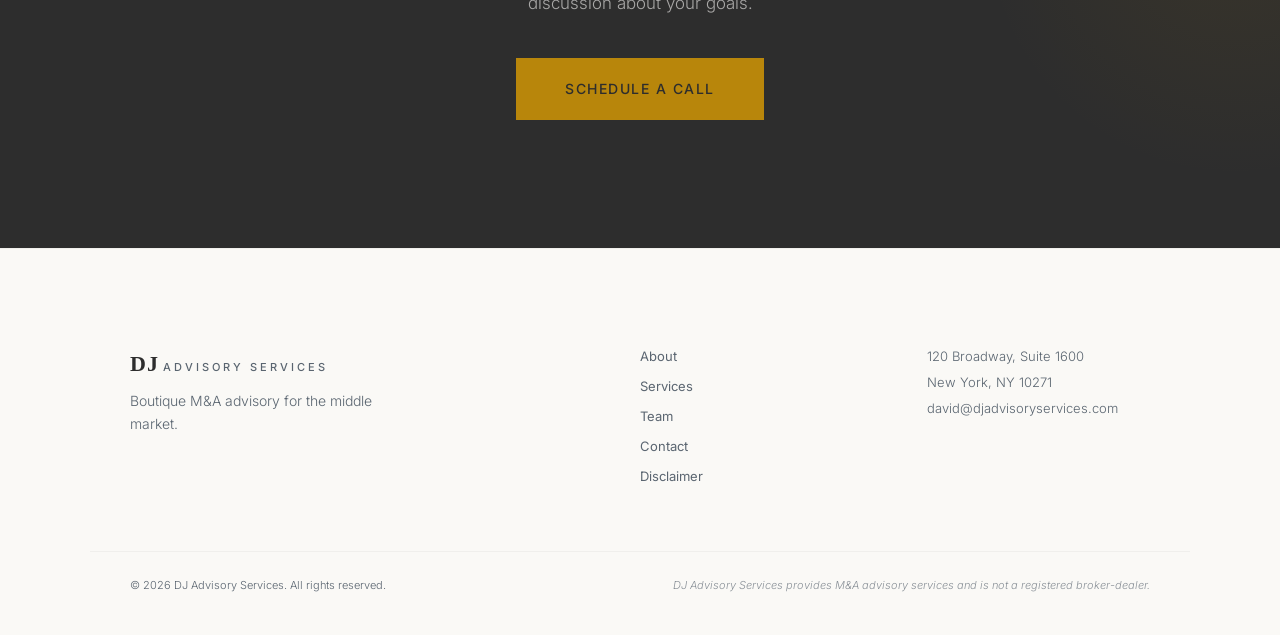
<file: services.html>
<!DOCTYPE html>
<html lang="en">
<head>
    <meta charset="UTF-8">
    <meta name="viewport" content="width=device-width, initial-scale=1.0">
    <title>Services | DJ Advisory Services</title>
    <meta name="description" content="Sell-side M&amp;A advisory, buy-side advisory, valuation &amp; fairness opinions, and capital raising. Partner-level attention for middle-market transactions.">
    <link rel="canonical" href="https://djadvisoryservices.com/services.html">
    <link rel="preconnect" href="https://fonts.googleapis.com">
    <link rel="preconnect" href="https://fonts.gstatic.com" crossorigin>
    <link href="https://fonts.googleapis.com/css2?family=Playfair+Display:wght@400;500;600;700&family=Inter:wght@300;400;500;600;700&family=IBM+Plex+Mono:wght@400;500&display=swap" rel="stylesheet">
    <link rel="stylesheet" href="/assets/styles.css">
</head>
<body>
    <header class="site-header">
        <div class="container header-inner">
            <a href="/" class="logo">
                <span class="logo-mark">DJ</span>
                <span class="logo-text">Advisory Services</span>
            </a>
            <nav class="main-nav" id="mainNav">
                <a href="/about.html">About</a>
                <a href="/services.html" class="active">Services</a>
                <a href="/team.html">Team</a>
                <a href="/contact.html">Contact</a>
            </nav>
            <button class="nav-toggle" id="navToggle" aria-label="Toggle navigation">
                <span></span><span></span><span></span>
            </button>
        </div>
    </header>

    <main>
        <section class="services-hero">
            <div class="container">
                <p class="hero-label">Our Services</p>
                <h1>Transactions,<br>Handled.</h1>
            </div>
        </section>

        <section class="service-detail" id="sell-side">
            <div class="container service-detail-grid">
                <div>
                    <h2>Sell-Side M&amp;A Advisory</h2>
                    <p><strong>When you're ready to sell, we make sure you're ready.</strong></p>
                    <p>Our sell-side process is designed to maximize value while minimizing disruption to your business. We've refined this process over 40+ transactions, and it works.</p>
                    <h3>Preparation &amp; Positioning</h3>
                    <ul>
                        <li>Financial recasting to present normalized earnings</li>
                        <li>Operational optimization recommendations</li>
                        <li>Narrative development — crafting your company's story</li>
                    </ul>
                    <h3>Buyer Identification</h3>
                    <ul>
                        <li>Strategic and financial buyer mapping</li>
                        <li>Ranking by fit, capability, and likelihood to transact</li>
                        <li>Confidential outreach and NDAs</li>
                    </ul>
                    <h3>Marketing &amp; Outreach</h3>
                    <ul>
                        <li>Confidential Information Memorandum (CIM)</li>
                        <li>Teaser campaigns for initial interest</li>
                        <li>Targeted introductions to qualified buyers</li>
                    </ul>
                    <h3>Management Presentations</h3>
                    <ul>
                        <li>Preparation of management team for buyer meetings</li>
                        <li>Anticipating tough questions and preparing responses</li>
                        <li>Facilitating productive, structured conversations</li>
                    </ul>
                    <h3>Negotiation &amp; Closing</h3>
                    <ul>
                        <li>LOI through definitive agreement</li>
                        <li>Your interests protected at every term</li>
                        <li>Coordination with legal and tax advisors</li>
                    </ul>
                    <div class="highlight-box">
                        <p><strong>Typical engagement size:</strong> $10M–$250M enterprise value</p>
                    </div>
                </div>
                <div>
                    <!-- Right column: empty or could hold a visual -->
                </div>
            </div>
        </section>

        <section class="service-detail" id="buy-side">
            <div class="container service-detail-grid">
                <div>
                    <h2>Buy-Side Advisory</h2>
                    <p><strong>The right acquisition can transform a business. The wrong one can destroy it.</strong></p>
                    <p>We help buyers identify, evaluate, and execute acquisitions with confidence. Our process is designed to find the right target at the right price, with the right structure.</p>
                    <h3>Search &amp; Screening</h3>
                    <ul>
                        <li>Define acquisition criteria with your strategic goals</li>
                        <li>Source targets through proprietary databases and relationships</li>
                        <li>Filter for operational, financial, and cultural fit</li>
                    </ul>
                    <h3>Initial Diligence</h3>
                    <ul>
                        <li>Financial, operational, and cultural assessment</li>
                        <li>Pre-LOI analysis to avoid wasted time</li>
                        <li>Red-flag identification and risk quantification</li>
                    </ul>
                    <h3>Valuation &amp; Offer Strategy</h3>
                    <ul>
                        <li>Data-backed pricing using comparable transactions</li>
                        <li>Negotiation positioning and walk-away analysis</li>
                        <li>Structure optimization — cash, stock, earnouts, etc.</li>
                    </ul>
                    <h3>Full Diligence Management</h3>
                    <ul>
                        <li>Coordinate legal, tax, and operational diligence</li>
                        <li>Manage information flow and Q&amp;A with target</li>
                        <li>Identify and quantify risks before they become surprises</li>
                    </ul>
                    <h3>Closing Support</h3>
                    <ul>
                        <li>SPA negotiation and key term advocacy</li>
                        <li>Transition planning</li>
                        <li>Integration advisory for the first 90 days</li>
                    </ul>
                </div>
                <div></div>
            </div>
        </section>

        <section class="service-detail" id="valuation">
            <div class="container service-detail-grid">
                <div>
                    <h2>Valuation &amp; Fairness Opinions</h2>
                    <p><strong>What's it worth? The answer depends on who's asking — and why.</strong></p>
                    <p>We provide independent valuation analysis grounded in rigorous financial modeling, comparable transaction analysis, and deep industry knowledge. Our valuations are defensible — because we can defend them.</p>
                    <h3>Transaction Pricing</h3>
                    <p>Support for buyers and sellers in negotiation. We model multiple scenarios, stress-test assumptions, and provide a clear range of value that reflects the specific deal dynamics at play.</p>
                    <h3>Fairness Opinions</h3>
                    <p>Board-level opinions for shareholders and fiduciaries. Our fairness opinions are prepared with the rigor and independence expected by boards, special committees, and regulators.</p>
                    <h3>Estate &amp; Tax Planning</h3>
                    <p>Defensible valuations for IRS and regulatory compliance. We work with your tax and legal advisors to ensure valuations withstand scrutiny.</p>
                    <h3>Litigation Support</h3>
                    <p>Expert witness and damages analysis. When valuation disputes end up in court, our analysis stands up to cross-examination.</p>
                </div>
                <div></div>
            </div>
        </section>

        <section class="service-detail" id="capital">
            <div class="container service-detail-grid">
                <div>
                    <h2>Capital Raising Advisory</h2>
                    <p><strong>The right capital structure can accelerate growth. The wrong one can handcuff it.</strong></p>
                    <p>We advise on capital structures that align with your strategic objectives — whether that's fueling growth, funding an acquisition, or providing liquidity to shareholders.</p>
                    <h3>Private Equity Recapitalizations</h3>
                    <p>Partner with the right financial sponsor. We know the PE landscape and can help you identify sponsors whose operating model and timeline align with yours.</p>
                    <h3>Debt Financing</h3>
                    <p>Senior, subordinated, and unitranche structures. We help you optimize cost of capital while maintaining flexibility.</p>
                    <h3>Strategic Investments</h3>
                    <p>Minority stakes from strategic partners. Sometimes the best capital comes with relationships, not just cash.</p>
                    <h3>Growth Capital</h3>
                    <p>Expansion funding for founder-owned businesses. We help you raise capital without losing control.</p>
                </div>
                <div></div>
            </div>
        </section>

        <section class="section cta-section">
            <div class="container cta-inner">
                <h2>Ready to start a conversation?</h2>
                <p>Every engagement begins with a confidential, complimentary discussion about your goals.</p>
                <a href="/contact.html" class="btn btn-primary btn-large">Schedule a Call</a>
            </div>
        </section>
    </main>

    <footer class="site-footer">
        <div class="container footer-inner">
            <div class="footer-brand">
                <span class="logo-mark">DJ</span>
                <span class="logo-text">Advisory Services</span>
                <p>Boutique M&amp;A advisory for the middle market.</p>
            </div>
            <div class="footer-links">
                <a href="/about.html">About</a>
                <a href="/services.html">Services</a>
                <a href="/team.html">Team</a>
                <a href="/contact.html">Contact</a>
                <a href="/legal.html">Disclaimer</a>
            </div>
            <div class="footer-contact">
                <p>120 Broadway, Suite 1600</p>
                <p>New York, NY 10271</p>
                <p>david@djadvisoryservices.com</p>
                <p></p>
            </div>
        </div>
        <div class="container footer-legal">
            <p>© 2026 DJ Advisory Services. All rights reserved.</p>
            <p class="disclaimer">DJ Advisory Services provides M&amp;A advisory services and is not a registered broker-dealer.</p>
        </div>
    </footer>

    <script src="assets/main.js"></script>
</body>
</html>
</file>
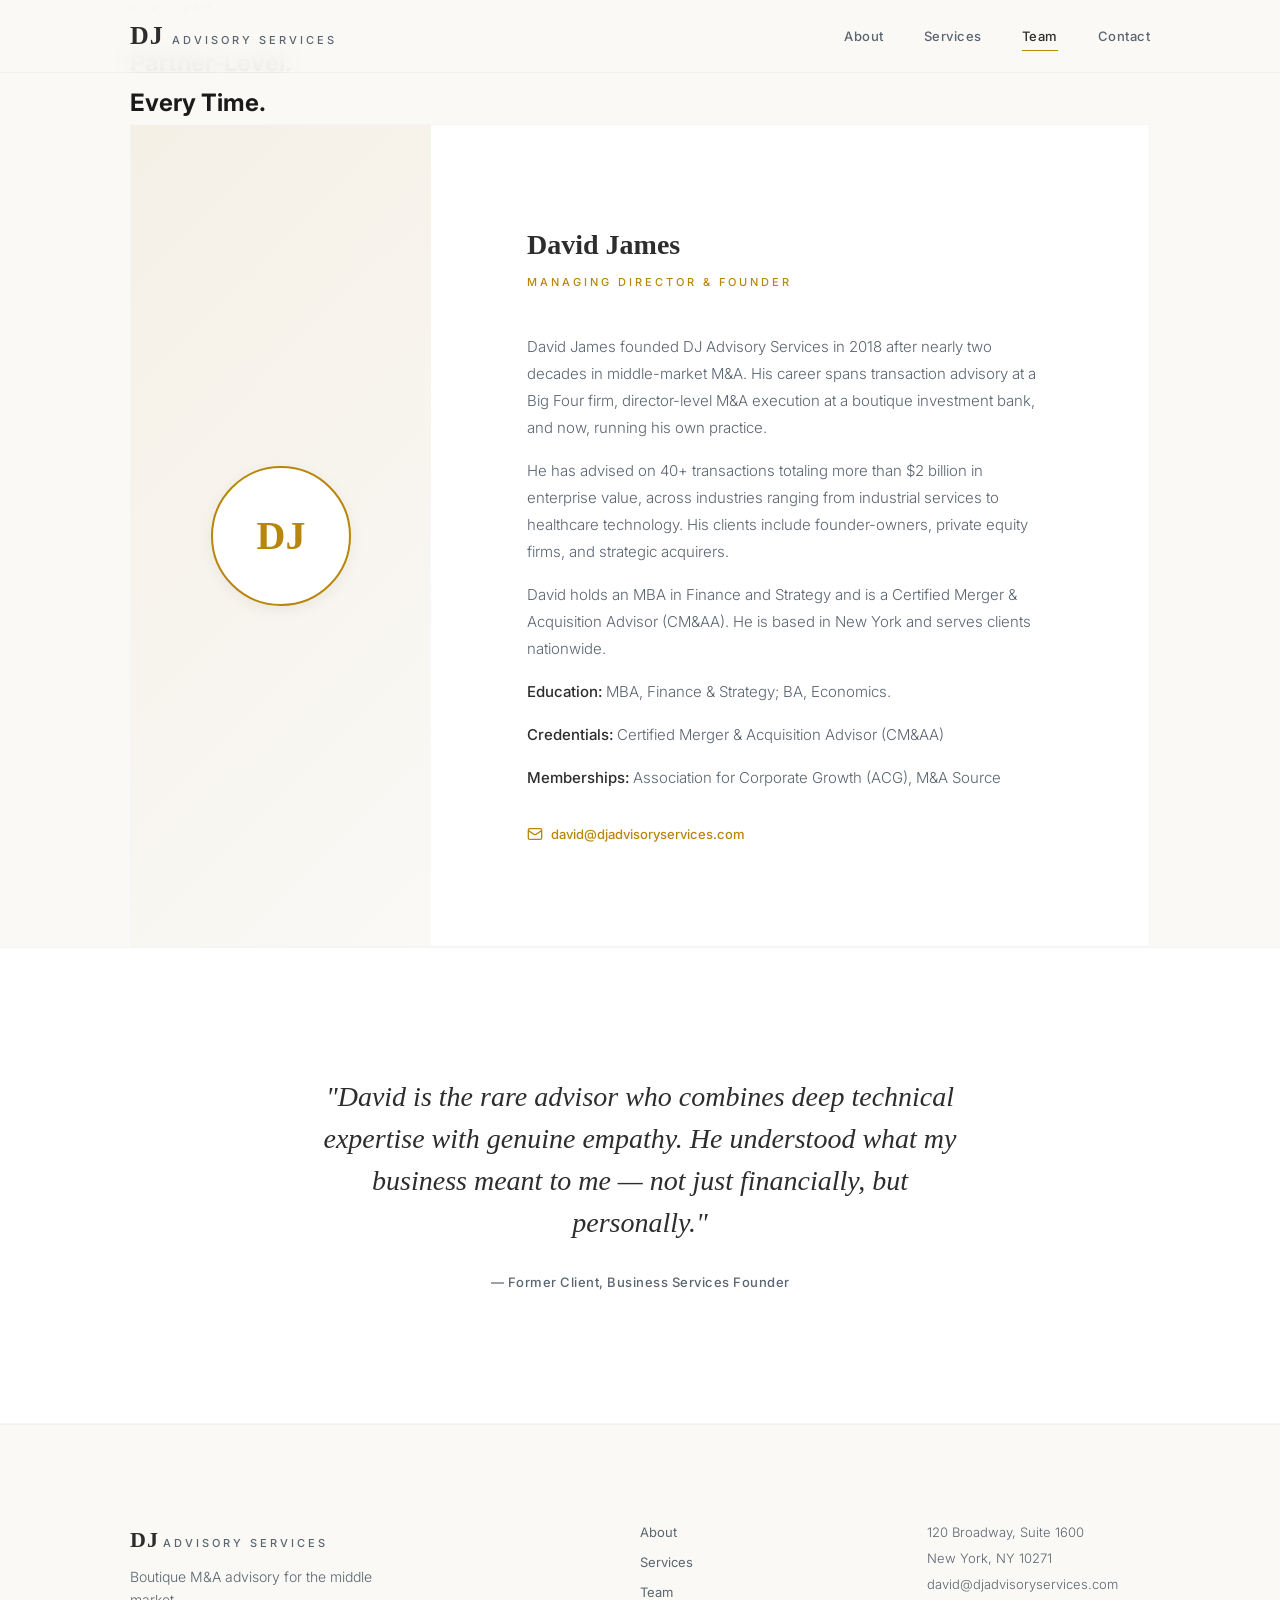
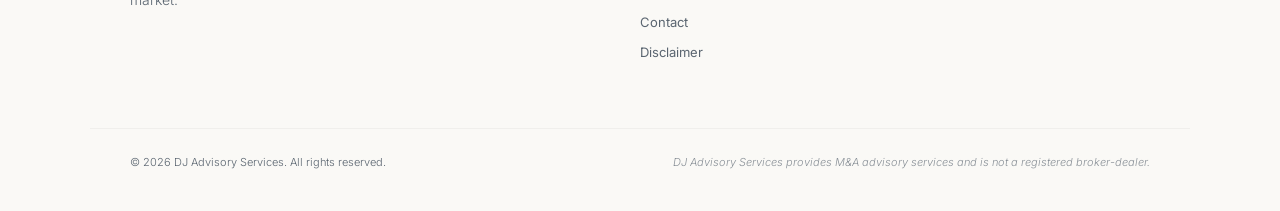
<file: team.html>
<!DOCTYPE html>
<html lang="en">
<head>
    <meta charset="UTF-8">
    <meta name="viewport" content="width=device-width, initial-scale=1.0">
    <title>Team | DJ Advisory Services</title>
    <meta name="description" content="Meet David James, Managing Director & Founder of DJ Advisory Services. 20+ years in middle-market M&A.">
    <link rel="canonical" href="https://djadvisoryservices.com/team.html">
    <link rel="preconnect" href="https://fonts.googleapis.com">
    <link rel="preconnect" href="https://fonts.gstatic.com" crossorigin>
    <link href="https://fonts.googleapis.com/css2?family=Playfair+Display:wght@400;500;600;700&family=Inter:wght@300;400;500;600;700&family=IBM+Plex+Mono:wght@400;500&display=swap" rel="stylesheet">
    <link rel="stylesheet" href="/assets/styles.css">
</head>
<body>
    <header class="site-header">
        <div class="container header-inner">
            <a href="/" class="logo">
                <span class="logo-mark">DJ</span>
                <span class="logo-text">Advisory Services</span>
            </a>
            <nav class="main-nav" id="mainNav">
                <a href="/about.html">About</a>
                <a href="/services.html">Services</a>
                <a href="/team.html" class="active">Team</a>
                <a href="/contact.html">Contact</a>
            </nav>
            <button class="nav-toggle" id="navToggle" aria-label="Toggle navigation">
                <span></span><span></span><span></span>
            </button>
        </div>
    </header>

    <main>
        <section class="team-hero">
            <div class="container">
                <p class="hero-label">Our Team</p>
                <h1>Partner-Level.<br>Every Time.</h1>
            </div>
        </section>

        <section class="team-content">
            <div class="container">
                <div class="team-card">
                    <div class="team-photo">
                        <div class="team-photo-placeholder">DJ</div>
                    </div>
                    <div class="team-info">
                        <h2>David James</h2>
                        <p class="title">Managing Director & Founder</p>
                        <p>David James founded DJ Advisory Services in 2018 after nearly two decades in middle-market M&A. His career spans transaction advisory at a Big Four firm, director-level M&A execution at a boutique investment bank, and now, running his own practice.</p>
                        <p>He has advised on 40+ transactions totaling more than $2 billion in enterprise value, across industries ranging from industrial services to healthcare technology. His clients include founder-owners, private equity firms, and strategic acquirers.</p>
                        <p>David holds an MBA in Finance and Strategy and is a Certified Merger & Acquisition Advisor (CM&AA). He is based in New York and serves clients nationwide.</p>
                        <p><strong>Education:</strong> MBA, Finance & Strategy; BA, Economics.</p>
                        <p><strong>Credentials:</strong> Certified Merger & Acquisition Advisor (CM&AA)</p>
                        <p><strong>Memberships:</strong> Association for Corporate Growth (ACG), M&A Source</p>
                        <a href="mailto:david@djadvisoryservices.com" class="contact-email">
                            <svg width="16" height="16" viewBox="0 0 24 24" fill="none" stroke="currentColor" stroke-width="2"><rect x="2" y="4" width="20" height="16" rx="2"/><path d="m22 7-8.97 5.7a1.94 1.94 0 0 1-2.06 0L2 7"/></svg>
                            david@djadvisoryservices.com
                        </a>
                    </div>
                </div>
            </div>
        </section>

        <section class="section testimonial-section">
            <div class="container testimonial-inner">
                <blockquote>
                    "David is the rare advisor who combines deep technical expertise with genuine empathy. He understood what my business meant to me — not just financially, but personally."
                </blockquote>
                <cite>— Former Client, Business Services Founder</cite>
            </div>
        </section>
    </main>

    <footer class="site-footer">
        <div class="container footer-inner">
            <div class="footer-brand">
                <span class="logo-mark">DJ</span>
                <span class="logo-text">Advisory Services</span>
                <p>Boutique M&A advisory for the middle market.</p>
            </div>
            <div class="footer-links">
                <a href="/about.html">About</a>
                <a href="/services.html">Services</a>
                <a href="/team.html">Team</a>
                <a href="/contact.html">Contact</a>
                <a href="/legal.html">Disclaimer</a>
            </div>
            <div class="footer-contact">
                <p>120 Broadway, Suite 1600</p>
                <p>New York, NY 10271</p>
                <p>david@djadvisoryservices.com</p>
                <p></p>
            </div>
        </div>
        <div class="container footer-legal">
            <p>© 2026 DJ Advisory Services. All rights reserved.</p>
            <p class="disclaimer">DJ Advisory Services provides M&A advisory services and is not a registered broker-dealer.</p>
        </div>
    </footer>

    <script src="assets/main.js"></script>
</body>
</html>
</file>
<file: assets/styles.css>
/* ============================================
   D. James Partners — Stylesheet
   Boutique M&A Advisory — New York
   ============================================ */

/* --- Design Tokens --- */
:root {
    --charcoal:     #2D2D2D;
    --near-black:   #1A1A1A;
    --gold:         #B8860B;
    --gold-light:   #D4A843;
    --slate:        #5A6570;
    --ivory:        #FAF9F6;
    --white:        #FFFFFF;
    --pale-gold:    #F5F0E6;
    --border:       rgba(0,0,0,0.08);
    --border-light: rgba(0,0,0,0.04);

    --font-serif:   'Cormorant Garamond', Georgia, serif;
    --font-sans:    'Inter', -apple-system, BlinkMacSystemFont, sans-serif;
    --font-mono:    'JetBrains Mono', 'SF Mono', monospace;

    --space-xs: 0.25rem;
    --space-sm: 0.5rem;
    --space-md: 1rem;
    --space-lg: 1.5rem;
    --space-xl: 2.5rem;
    --space-2xl: 4rem;
    --space-3xl: 6rem;
    --space-4xl: 8rem;

    --radius-sm: 2px;
    --radius-md: 6px;
    --radius-lg: 10px;

    --shadow-sm: 0 1px 3px rgba(0,0,0,0.04);
    --shadow-md: 0 4px 16px rgba(0,0,0,0.06);
    --shadow-lg: 0 12px 40px rgba(0,0,0,0.08);
}

/* --- Reset --- */
*, *::before, *::after { box-sizing: border-box; margin: 0; padding: 0; }
html { scroll-behavior: smooth; font-size: 16px; }
body {
    font-family: var(--font-sans);
    font-weight: 400;
    line-height: 1.7;
    color: var(--near-black);
    background: var(--ivory);
    -webkit-font-smoothing: antialiased;
    -moz-osx-font-smoothing: grayscale;
}
img { max-width: 100%; display: block; }
a { color: inherit; text-decoration: none; }
ul, ol { list-style: none; }
button { font: inherit; cursor: pointer; border: none; background: none; }

/* --- Layout --- */
.container {
    width: 100%;
    max-width: 1100px;
    margin: 0 auto;
    padding: 0 var(--space-xl);
}

/* --- Header --- */
.site-header {
    position: fixed;
    top: 0; left: 0; right: 0;
    z-index: 1000;
    background: rgba(250,249,246,0.92);
    backdrop-filter: blur(12px);
    -webkit-backdrop-filter: blur(12px);
    border-bottom: 1px solid var(--border-light);
}
.header-inner {
    display: flex;
    align-items: center;
    justify-content: space-between;
    height: 72px;
}

.logo {
    display: flex;
    align-items: baseline;
    gap: var(--space-sm);
}
.logo-mark {
    font-family: var(--font-serif);
    font-size: 1.625rem;
    font-weight: 600;
    color: var(--charcoal);
    letter-spacing: 1px;
}
.logo-text {
    font-family: var(--font-sans);
    font-size: 0.6875rem;
    font-weight: 500;
    text-transform: uppercase;
    letter-spacing: 3px;
    color: var(--slate);
}

.main-nav {
    display: flex;
    gap: var(--space-xl);
}
.main-nav a {
    font-size: 0.8125rem;
    font-weight: 500;
    color: var(--slate);
    letter-spacing: 0.5px;
    position: relative;
    transition: color 0.3s ease;
    padding: 4px 0;
}
.main-nav a::after {
    content: '';
    position: absolute;
    bottom: 0; left: 0;
    width: 0; height: 1px;
    background: var(--gold);
    transition: width 0.3s ease;
}
.main-nav a:hover,
.main-nav a.active { color: var(--charcoal); }
.main-nav a:hover::after,
.main-nav a.active::after { width: 100%; }

.nav-toggle {
    display: none;
    flex-direction: column;
    gap: 5px;
    width: 24px;
    padding: 4px;
}
.nav-toggle span {
    display: block;
    height: 1.5px;
    background: var(--charcoal);
    transition: all 0.3s ease;
}

/* --- Hero --- */
.hero {
    min-height: 100vh;
    display: flex;
    flex-direction: column;
    justify-content: center;
    padding: calc(72px + var(--space-3xl)) var(--space-xl) var(--space-3xl);
    position: relative;
    overflow: hidden;
}
.hero::before {
    content: '';
    position: absolute;
    top: -40%; left: 50%;
    transform: translateX(-50%);
    width: 800px; height: 800px;
    background: radial-gradient(circle, rgba(184,134,11,0.06) 0%, transparent 60%);
    pointer-events: none;
}
.hero .container {
    position: relative;
    z-index: 1;
}
.hero-label {
    font-family: var(--font-mono);
    font-size: 0.6875rem;
    text-transform: uppercase;
    letter-spacing: 4px;
    color: var(--gold);
    margin-bottom: var(--space-lg);
}
.hero-title {
    font-family: var(--font-serif);
    font-size: clamp(2.5rem, 6vw, 4.5rem);
    font-weight: 500;
    line-height: 1.15;
    color: var(--charcoal);
    letter-spacing: -0.5px;
    max-width: 800px;
    margin-bottom: var(--space-xl);
}
.hero-title em {
    font-style: italic;
    color: var(--gold);
}
.hero-subtitle {
    font-size: 1.0625rem;
    color: var(--slate);
    max-width: 520px;
    margin-bottom: var(--space-2xl);
    font-weight: 300;
    line-height: 1.8;
}
.hero-cta {
    display: flex;
    gap: var(--space-md);
    flex-wrap: wrap;
}

/* --- Buttons --- */
.btn {
    display: inline-flex;
    align-items: center;
    justify-content: center;
    padding: 16px 36px;
    font-size: 0.8125rem;
    font-weight: 500;
    letter-spacing: 1.5px;
    text-transform: uppercase;
    transition: all 0.4s ease;
    border: 1px solid transparent;
}
.btn-primary {
    background: var(--charcoal);
    color: var(--ivory);
    border-color: var(--charcoal);
}
.btn-primary:hover {
    background: transparent;
    color: var(--charcoal);
    transform: translateY(-2px);
    box-shadow: var(--shadow-md);
}
.btn-ghost {
    background: transparent;
    color: var(--charcoal);
    border-color: var(--border);
}
.btn-ghost:hover {
    background: var(--white);
    border-color: var(--slate);
}
.btn-large {
    padding: 18px 48px;
    font-size: 0.875rem;
}

/* --- Trust Bar --- */
.trust-bar {
    padding: var(--space-3xl) 0;
    background: var(--charcoal);
    color: var(--ivory);
}
.trust-grid {
    display: grid;
    grid-template-columns: repeat(4, 1fr);
    gap: var(--space-xl);
}
.trust-item {
    text-align: center;
    padding: var(--space-md) 0;
}
.trust-number {
    display: block;
    font-family: var(--font-serif);
    font-size: clamp(2rem, 3.5vw, 2.75rem);
    font-weight: 500;
    color: var(--gold);
    line-height: 1.1;
    margin-bottom: var(--space-xs);
}
.trust-label {
    font-size: 0.6875rem;
    letter-spacing: 2px;
    text-transform: uppercase;
    color: rgba(250,249,246,0.5);
    font-weight: 500;
}

/* --- Sections --- */
.section {
    padding: var(--space-4xl) 0;
}
.section-header {
    text-align: center;
    margin-bottom: var(--space-3xl);
}
.section-label {
    font-family: var(--font-mono);
    font-size: 0.6875rem;
    text-transform: uppercase;
    letter-spacing: 3px;
    color: var(--gold);
    margin-bottom: var(--space-md);
}
.section-title {
    font-family: var(--font-serif);
    font-size: clamp(1.75rem, 3.5vw, 2.75rem);
    font-weight: 500;
    color: var(--charcoal);
    line-height: 1.2;
    letter-spacing: -0.3px;
}
.section-title em {
    font-style: italic;
    color: var(--gold);
}

/* --- Divider --- */
.divider {
    width: 40px;
    height: 1px;
    background: var(--gold);
    margin: 0 auto var(--space-xl);
}

/* --- Services Grid --- */
.services-grid {
    display: grid;
    grid-template-columns: repeat(2, 1fr);
    gap: var(--space-lg);
}
.service-card {
    background: var(--white);
    padding: var(--space-2xl);
    border: 1px solid var(--border-light);
    transition: all 0.4s ease;
}
.service-card:hover {
    transform: translateY(-4px);
    box-shadow: var(--shadow-lg);
    border-color: var(--pale-gold);
}
.service-icon {
    width: 48px; height: 48px;
    display: flex;
    align-items: center;
    justify-content: center;
    background: var(--pale-gold);
    border-radius: var(--radius-sm);
    color: var(--gold);
    margin-bottom: var(--space-lg);
}
.service-card h3 {
    font-family: var(--font-serif);
    font-size: 1.375rem;
    font-weight: 600;
    color: var(--charcoal);
    margin-bottom: var(--space-sm);
}
.service-card p {
    font-size: 0.9375rem;
    color: var(--slate);
    margin-bottom: var(--space-lg);
    line-height: 1.7;
    font-weight: 300;
}
.link-arrow {
    font-size: 0.8125rem;
    font-weight: 500;
    color: var(--gold);
    letter-spacing: 0.5px;
    transition: color 0.3s ease;
}
.link-arrow:hover { color: var(--charcoal); }

/* --- Testimonial --- */
.testimonial-section {
    background: var(--white);
    border-top: 1px solid var(--border-light);
    border-bottom: 1px solid var(--border-light);
}
.testimonial-inner {
    max-width: 720px;
    margin: 0 auto;
    text-align: center;
}
.testimonial-inner blockquote {
    font-family: var(--font-serif);
    font-size: clamp(1.375rem, 2.5vw, 1.75rem);
    font-weight: 500;
    color: var(--charcoal);
    line-height: 1.5;
    font-style: italic;
    margin-bottom: var(--space-lg);
}
.testimonial-inner blockquote em {
    color: var(--gold);
}
.testimonial-inner cite {
    font-size: 0.8125rem;
    font-weight: 500;
    color: var(--slate);
    font-style: normal;
    letter-spacing: 0.5px;
}

/* --- About Items (3-col) --- */
.about-grid-3 {
    display: grid;
    grid-template-columns: repeat(3, 1fr);
    gap: var(--space-xl);
    margin-top: var(--space-3xl);
}
.about-item {
    padding: var(--space-2xl);
    background: var(--white);
    border: 1px solid var(--border-light);
    transition: all 0.4s ease;
}
.about-item:hover {
    border-color: var(--pale-gold);
    transform: translateY(-4px);
    box-shadow: var(--shadow-lg);
}
.about-item-num {
    font-family: var(--font-serif);
    font-size: 3rem;
    font-weight: 300;
    color: var(--gold);
    opacity: 0.4;
    line-height: 1;
    margin-bottom: var(--space-md);
}
.about-item h3 {
    font-family: var(--font-serif);
    font-size: 1.25rem;
    font-weight: 600;
    color: var(--charcoal);
    margin-bottom: var(--space-sm);
}
.about-item p {
    font-size: 0.875rem;
    color: var(--slate);
    line-height: 1.7;
    font-weight: 300;
}

/* --- Focus Section (dark) --- */
.focus-section {
    background: var(--charcoal);
    color: var(--ivory);
    padding: var(--space-4xl) 0;
}
.focus-inner {
    display: grid;
    grid-template-columns: 1fr 1fr;
    gap: var(--space-3xl);
    align-items: center;
}
.focus-section h2 {
    font-family: var(--font-serif);
    font-size: clamp(1.75rem, 3.5vw, 2.75rem);
    font-weight: 500;
    color: var(--ivory);
    line-height: 1.2;
    margin-bottom: var(--space-lg);
}
.focus-section h2 em {
    font-style: italic;
    color: var(--gold-light);
}
.focus-section p {
    color: rgba(250,249,246,0.7);
    font-weight: 300;
    line-height: 1.8;
    margin-bottom: var(--space-md);
}
.focus-stats {
    display: grid;
    grid-template-columns: 1fr 1fr;
    gap: var(--space-xl);
}
.focus-stat {
    border-left: 1px solid var(--gold);
    padding-left: var(--space-lg);
}
.focus-stat-num {
    font-family: var(--font-serif);
    font-size: 2.75rem;
    font-weight: 500;
    color: var(--gold);
    line-height: 1;
}
.focus-stat-label {
    font-size: 0.6875rem;
    letter-spacing: 2px;
    text-transform: uppercase;
    color: rgba(250,249,246,0.5);
    margin-top: var(--space-xs);
    font-weight: 500;
}

/* --- Principal Card --- */
.principal-section {
    text-align: center;
    padding: var(--space-4xl) 0;
}
.principal-card {
    max-width: 680px;
    margin: var(--space-2xl) auto 0;
    padding: var(--space-3xl);
    background: var(--white);
    border: 1px solid var(--border-light);
    position: relative;
}
.principal-card::before {
    content: '"';
    font-family: var(--font-serif);
    font-size: 7rem;
    color: var(--gold);
    opacity: 0.12;
    position: absolute;
    top: 10px;
    left: 24px;
    line-height: 1;
}
.principal-avatar {
    width: 72px; height: 72px;
    border-radius: 50%;
    background: linear-gradient(135deg, var(--pale-gold), var(--ivory));
    display: flex;
    align-items: center;
    justify-content: center;
    margin: 0 auto var(--space-xl);
    font-family: var(--font-serif);
    font-size: 1.5rem;
    font-weight: 600;
    color: var(--gold);
    border: 2px solid var(--gold);
}
.principal-name {
    font-family: var(--font-serif);
    font-size: 1.5rem;
    font-weight: 600;
    color: var(--charcoal);
    margin-bottom: 4px;
}
.principal-title {
    font-size: 0.6875rem;
    letter-spacing: 3px;
    text-transform: uppercase;
    color: var(--gold);
    margin-bottom: var(--space-lg);
    font-weight: 500;
}
.principal-bio {
    font-size: 0.9375rem;
    color: var(--slate);
    line-height: 1.8;
    font-weight: 300;
    margin-bottom: var(--space-lg);
}
.principal-quote {
    font-family: var(--font-serif);
    font-size: 1.125rem;
    font-style: italic;
    color: var(--charcoal);
    line-height: 1.6;
}

/* --- CTA Section --- */
.cta-section {
    text-align: center;
    padding: var(--space-4xl) 0;
    background: var(--charcoal);
    position: relative;
    overflow: hidden;
}
.cta-section::before {
    content: '';
    position: absolute;
    top: -30%; right: -20%;
    width: 600px; height: 600px;
    background: radial-gradient(circle, rgba(184,134,11,0.08) 0%, transparent 60%);
    pointer-events: none;
}
.cta-section .container { position: relative; z-index: 1; }
.cta-section h2 {
    font-family: var(--font-serif);
    font-size: clamp(1.75rem, 3.5vw, 2.5rem);
    font-weight: 500;
    color: var(--ivory);
    margin-bottom: var(--space-md);
    line-height: 1.2;
}
.cta-section h2 em {
    font-style: italic;
    color: var(--gold-light);
}
.cta-section p {
    font-size: 1.0625rem;
    color: rgba(250,249,246,0.6);
    max-width: 480px;
    margin: 0 auto var(--space-xl);
    font-weight: 300;
}
.cta-section .btn-primary {
    background: var(--gold);
    color: var(--charcoal);
    border-color: var(--gold);
}
.cta-section .btn-primary:hover {
    background: var(--gold-light);
    border-color: var(--gold-light);
    color: var(--charcoal);
    box-shadow: 0 12px 40px rgba(184,134,11,0.25);
}
.cta-email {
    display: block;
    margin-top: var(--space-lg);
    color: rgba(250,249,246,0.4);
    font-size: 0.875rem;
    transition: color 0.3s ease;
}
.cta-email:hover { color: var(--gold); }

/* --- Footer --- */
.site-footer {
    padding: var(--space-3xl) 0 var(--space-xl);
    border-top: 1px solid var(--border-light);
}
.footer-inner {
    display: grid;
    grid-template-columns: 2fr 1fr 1fr;
    gap: var(--space-2xl);
    margin-bottom: var(--space-2xl);
}
.footer-brand .logo-mark {
    color: var(--charcoal);
    font-size: 1.375rem;
}
.footer-brand .logo-text {
    color: var(--slate);
}
.footer-brand p {
    margin-top: var(--space-sm);
    font-size: 0.875rem;
    color: var(--slate);
    font-weight: 300;
    max-width: 260px;
    line-height: 1.6;
}
.footer-links {
    display: flex;
    flex-direction: column;
    gap: var(--space-sm);
}
.footer-links a {
    font-size: 0.8125rem;
    color: var(--slate);
    font-weight: 400;
    transition: color 0.3s ease;
}
.footer-links a:hover { color: var(--charcoal); }
.footer-contact p {
    font-size: 0.8125rem;
    color: var(--slate);
    margin-bottom: var(--space-xs);
    font-weight: 300;
}
.footer-legal {
    border-top: 1px solid var(--border-light);
    padding-top: var(--space-lg);
    display: flex;
    justify-content: space-between;
    align-items: center;
    flex-wrap: wrap;
    gap: var(--space-sm);
}
.footer-legal p {
    font-size: 0.6875rem;
    color: var(--slate);
    font-weight: 300;
}
.footer-legal .disclaimer {
    font-style: italic;
    opacity: 0.7;
}

/* --- Page: About --- */
.page-hero {
    padding: calc(72px + var(--space-3xl)) 0 var(--space-2xl);
}
.page-hero h1 {
    font-family: var(--font-serif);
    font-size: clamp(2rem, 4.5vw, 3.5rem);
    font-weight: 500;
    color: var(--charcoal);
    line-height: 1.15;
    letter-spacing: -0.5px;
}
.page-content {
    padding: var(--space-2xl) 0 var(--space-4xl);
}
.about-grid-2 {
    display: grid;
    grid-template-columns: 1fr 1fr;
    gap: var(--space-3xl);
    align-items: start;
}
.about-text h2 {
    font-family: var(--font-serif);
    font-size: 1.5rem;
    font-weight: 600;
    color: var(--charcoal);
    margin-bottom: var(--space-md);
    margin-top: var(--space-2xl);
}
.about-text h2:first-child { margin-top: 0; }
.about-text p {
    font-size: 1rem;
    color: var(--slate);
    margin-bottom: var(--space-md);
    line-height: 1.8;
    font-weight: 300;
}
.about-text p strong {
    color: var(--charcoal);
    font-weight: 500;
}
.about-values {
    background: var(--white);
    padding: var(--space-2xl);
    border: 1px solid var(--border-light);
    position: sticky;
    top: 96px;
}
.about-values h3 {
    font-family: var(--font-serif);
    font-size: 1.25rem;
    color: var(--charcoal);
    margin-bottom: var(--space-xl);
    font-weight: 600;
}
.value-item {
    display: flex;
    align-items: flex-start;
    gap: var(--space-md);
    margin-bottom: var(--space-lg);
}
.value-item:last-child { margin-bottom: 0; }
.value-number {
    font-family: var(--font-mono);
    font-size: 0.6875rem;
    color: var(--gold);
    font-weight: 500;
    min-width: 20px;
    letter-spacing: 1px;
}
.value-item h4 {
    font-size: 0.9375rem;
    font-weight: 600;
    color: var(--charcoal);
    margin-bottom: var(--space-xs);
}
.value-item p {
    font-size: 0.8125rem;
    color: var(--slate);
    line-height: 1.6;
    font-weight: 300;
}

/* --- Page: Services --- */
.service-detail {
    padding: var(--space-3xl) 0;
    border-bottom: 1px solid var(--border-light);
}
.service-detail:last-child { border-bottom: none; }
.service-detail-grid {
    display: grid;
    grid-template-columns: 1fr 1fr;
    gap: var(--space-3xl);
    align-items: start;
}
.service-detail h2 {
    font-family: var(--font-serif);
    font-size: 1.625rem;
    font-weight: 600;
    color: var(--charcoal);
    margin-bottom: var(--space-md);
}
.service-detail h3 {
    font-size: 0.9375rem;
    font-weight: 600;
    color: var(--charcoal);
    margin-bottom: var(--space-sm);
    margin-top: var(--space-xl);
    letter-spacing: 0.3px;
}
.service-detail p,
.service-detail li {
    font-size: 0.9375rem;
    color: var(--slate);
    line-height: 1.8;
    margin-bottom: var(--space-sm);
    font-weight: 300;
}
.service-detail ul {
    list-style: disc;
    padding-left: var(--space-lg);
}
.service-detail ul li {
    margin-bottom: var(--space-xs);
    font-size: 0.9375rem;
    color: var(--slate);
    line-height: 1.7;
    font-weight: 300;
}
.service-detail p strong {
    color: var(--charcoal);
    font-weight: 500;
}
.highlight-box {
    background: var(--white);
    padding: var(--space-xl);
    border: 1px solid var(--border-light);
    margin-top: var(--space-lg);
}
.highlight-box p {
    font-size: 0.875rem;
    margin-bottom: 0;
}

/* --- Page: Team --- */
.team-card {
    display: grid;
    grid-template-columns: 300px 1fr;
    gap: 0;
    background: var(--white);
    border: 1px solid var(--border-light);
    overflow: hidden;
}
.team-photo {
    background: linear-gradient(135deg, var(--pale-gold), var(--ivory));
    display: flex;
    align-items: center;
    justify-content: center;
    min-height: 400px;
}
.team-photo-placeholder {
    width: 140px; height: 140px;
    background: var(--white);
    border-radius: 50%;
    display: flex;
    align-items: center;
    justify-content: center;
    font-family: var(--font-serif);
    font-size: 2.5rem;
    font-weight: 600;
    color: var(--gold);
    border: 2px solid var(--gold);
    box-shadow: var(--shadow-md);
}
.team-info {
    padding: var(--space-3xl);
}
.team-info h2 {
    font-family: var(--font-serif);
    font-size: 1.75rem;
    font-weight: 600;
    color: var(--charcoal);
    margin-bottom: 4px;
}
.team-info .title {
    font-size: 0.6875rem;
    color: var(--gold);
    font-weight: 500;
    margin-bottom: var(--space-xl);
    letter-spacing: 3px;
    text-transform: uppercase;
}
.team-info p {
    font-size: 0.9375rem;
    color: var(--slate);
    line-height: 1.8;
    margin-bottom: var(--space-md);
    font-weight: 300;
}
.team-info p strong {
    color: var(--charcoal);
    font-weight: 500;
}
.team-info .contact-email {
    display: inline-flex;
    align-items: center;
    gap: var(--space-sm);
    margin-top: var(--space-md);
    font-size: 0.8125rem;
    font-weight: 500;
    color: var(--gold);
    transition: color 0.3s ease;
}
.team-info .contact-email:hover { color: var(--charcoal); }

/* --- Page: Contact --- */
.contact-grid {
    display: grid;
    grid-template-columns: 1fr 1fr;
    gap: var(--space-3xl);
    align-items: start;
}
.contact-info h2 {
    font-family: var(--font-serif);
    font-size: 1.375rem;
    color: var(--charcoal);
    margin-bottom: var(--space-lg);
    font-weight: 600;
}
.contact-info-item {
    margin-bottom: var(--space-xl);
}
.contact-info-item h3 {
    font-size: 0.6875rem;
    font-family: var(--font-mono);
    text-transform: uppercase;
    letter-spacing: 2px;
    color: var(--gold);
    margin-bottom: var(--space-xs);
    font-weight: 500;
}
.contact-info-item p {
    font-size: 0.9375rem;
    color: var(--slate);
    line-height: 1.7;
    font-weight: 300;
}
.contact-info-item a {
    color: var(--slate);
    transition: color 0.3s ease;
}
.contact-info-item a:hover { color: var(--gold); }
.contact-form {
    background: var(--white);
    padding: var(--space-2xl);
    border: 1px solid var(--border-light);
}
.contact-form h2 {
    font-family: var(--font-serif);
    font-size: 1.375rem;
    color: var(--charcoal);
    margin-bottom: var(--space-xl);
    font-weight: 600;
}
.form-group {
    margin-bottom: var(--space-lg);
}
.form-group label {
    display: block;
    font-size: 0.75rem;
    font-weight: 500;
    color: var(--charcoal);
    margin-bottom: var(--space-xs);
    letter-spacing: 0.5px;
}
.form-group input,
.form-group textarea {
    width: 100%;
    padding: 12px 16px;
    font-size: 0.9375rem;
    font-family: var(--font-sans);
    border: 1px solid var(--border-light);
    background: var(--ivory);
    color: var(--near-black);
    transition: border-color 0.3s ease, box-shadow 0.3s ease;
}
.form-group input:focus,
.form-group textarea:focus {
    outline: none;
    border-color: var(--gold);
    box-shadow: 0 0 0 3px rgba(184,134,11,0.08);
}
.form-group textarea {
    min-height: 140px;
    resize: vertical;
}
.form-submit {
    width: 100%;
}

/* --- Page: Legal --- */
.legal-content {
    max-width: 760px;
    padding: var(--space-2xl) 0 var(--space-4xl);
}
.legal-content h2 {
    font-family: var(--font-serif);
    font-size: 1.25rem;
    color: var(--charcoal);
    margin-top: var(--space-2xl);
    margin-bottom: var(--space-md);
    font-weight: 600;
}
.legal-content h2:first-child { margin-top: 0; }
.legal-content p {
    font-size: 0.9375rem;
    color: var(--slate);
    line-height: 1.8;
    margin-bottom: var(--space-md);
    font-weight: 300;
}
.legal-content a {
    color: var(--gold);
    transition: color 0.3s ease;
}
.legal-content a:hover { color: var(--charcoal); }

/* --- 404 --- */
.error-page {
    text-align: center;
    padding: 12rem 0;
}
.error-page h1 {
    font-family: var(--font-serif);
    font-size: 6rem;
    color: var(--gold);
    margin-bottom: var(--space-md);
    font-weight: 500;
    line-height: 1;
}
.error-page h2 {
    font-family: var(--font-serif);
    font-size: 1.75rem;
    color: var(--charcoal);
    margin-bottom: var(--space-md);
    font-weight: 500;
}
.error-page p {
    color: var(--slate);
    margin-bottom: var(--space-xl);
    font-weight: 300;
}

/* --- Responsive --- */
@media (max-width: 1024px) {
    .about-grid-2,
    .service-detail-grid,
    .contact-grid,
    .team-card {
        grid-template-columns: 1fr;
    }
    .focus-inner {
        grid-template-columns: 1fr;
        gap: var(--space-2xl);
    }
    .team-photo { min-height: 280px; }
    .about-values { position: static; }
}

@media (max-width: 768px) {
    .main-nav {
        position: fixed;
        top: 72px; left: 0; right: 0;
        background: var(--ivory);
        border-bottom: 1px solid var(--border-light);
        padding: var(--space-lg) var(--space-xl);
        flex-direction: column;
        gap: var(--space-md);
        transform: translateY(-100%);
        opacity: 0;
        pointer-events: none;
        transition: all 0.3s ease;
    }
    .main-nav.active {
        transform: translateY(0);
        opacity: 1;
        pointer-events: auto;
    }
    .nav-toggle { display: flex; }
    .trust-grid { grid-template-columns: repeat(2, 1fr); }
    .services-grid { grid-template-columns: 1fr; }
    .about-grid-3 { grid-template-columns: 1fr; }
    .focus-stats { grid-template-columns: 1fr 1fr; }
    .footer-inner { grid-template-columns: 1fr; gap: var(--space-xl); }
    .footer-legal { flex-direction: column; text-align: center; }
    .hero-cta { flex-direction: column; }
    .btn { width: 100%; }
    .principal-card { padding: var(--space-2xl) var(--space-lg); }
}

@media (max-width: 480px) {
    .container { padding: 0 var(--space-md); }
    .trust-grid { grid-template-columns: 1fr; }
    .service-card { padding: var(--space-xl); }
    .team-card { grid-template-columns: 1fr; }
    .team-photo { min-height: 200px; }
    .focus-stats { grid-template-columns: 1fr; }
}

/* --- Print --- */
@media print {
    .site-header, .site-footer, .nav-toggle, .hero-cta, .cta-section { display: none; }
    .hero { padding-top: var(--space-xl); }
    body { background: white; color: black; }
}

/* --- Reduced motion --- */
@media (prefers-reduced-motion: reduce) {
    *, *::before, *::after {
        animation-duration: 0.01ms !important;
        transition-duration: 0.01ms !important;
    }
}
</file>
